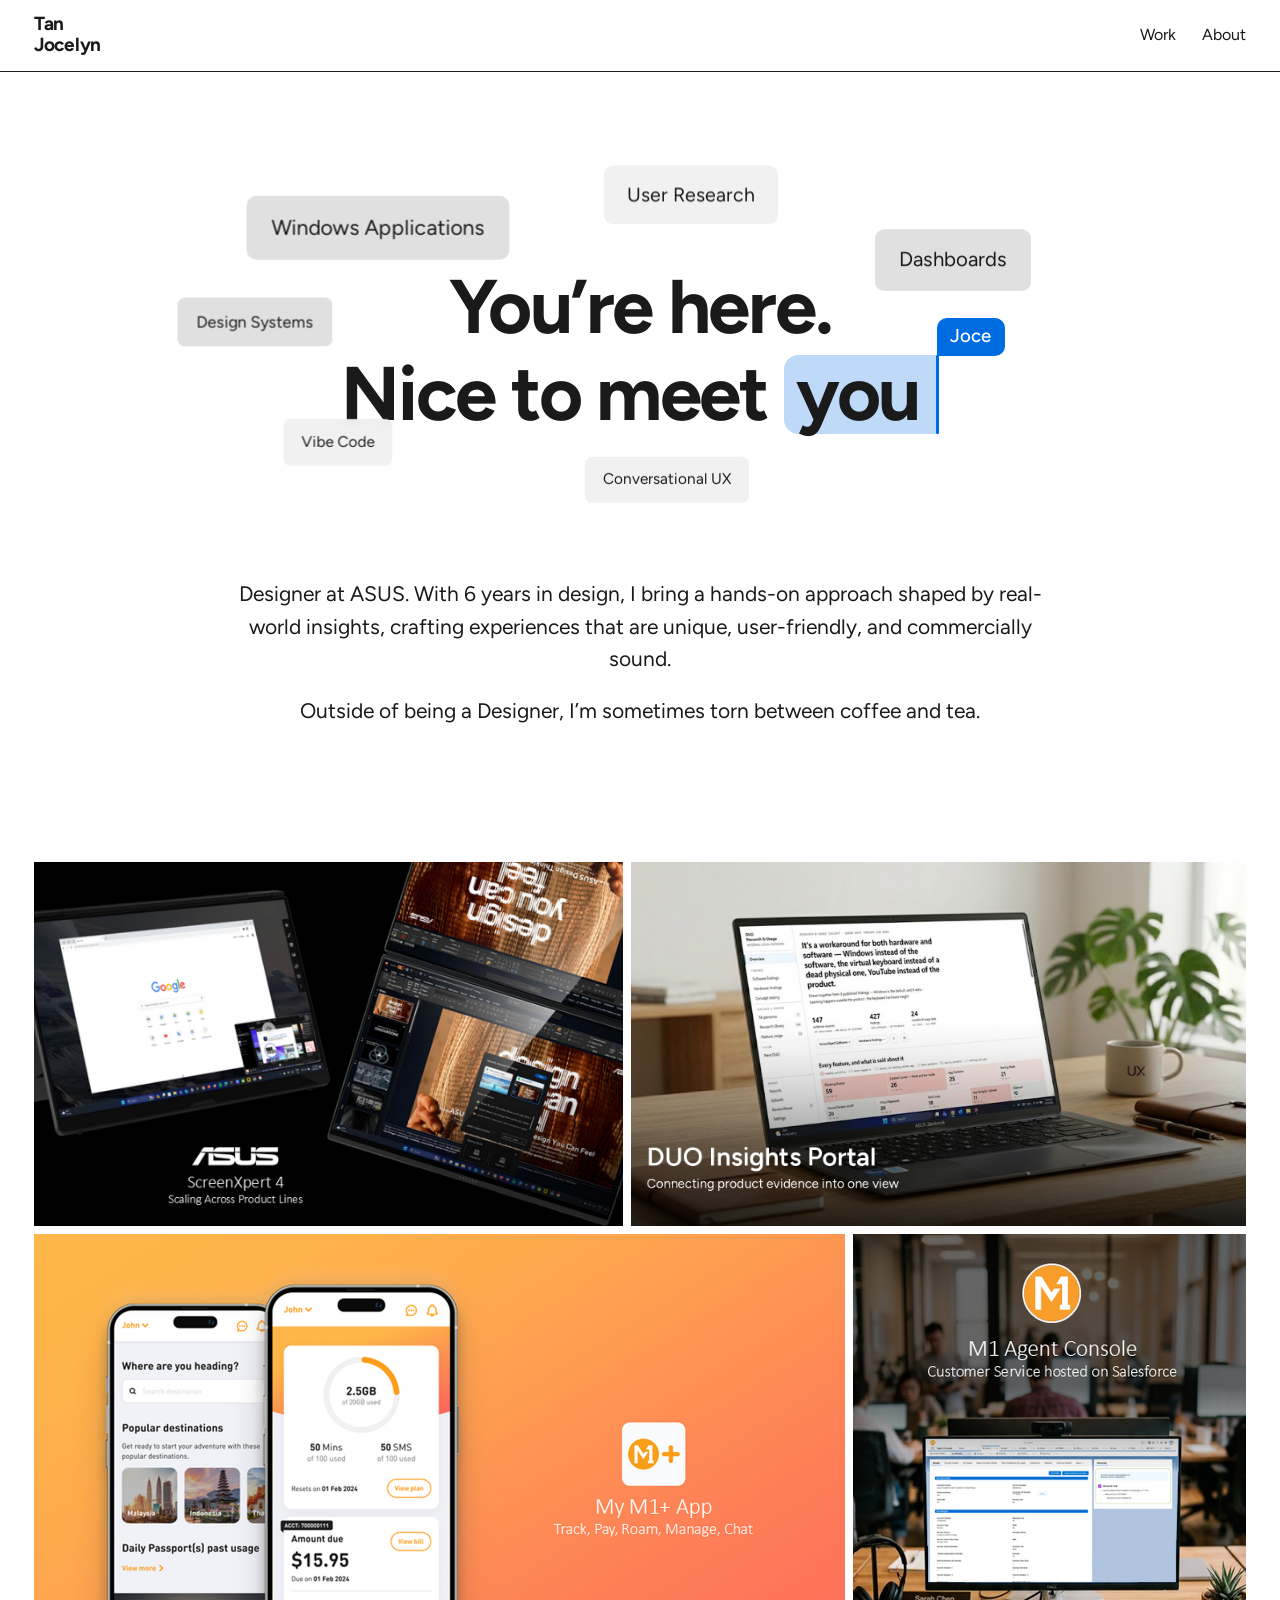
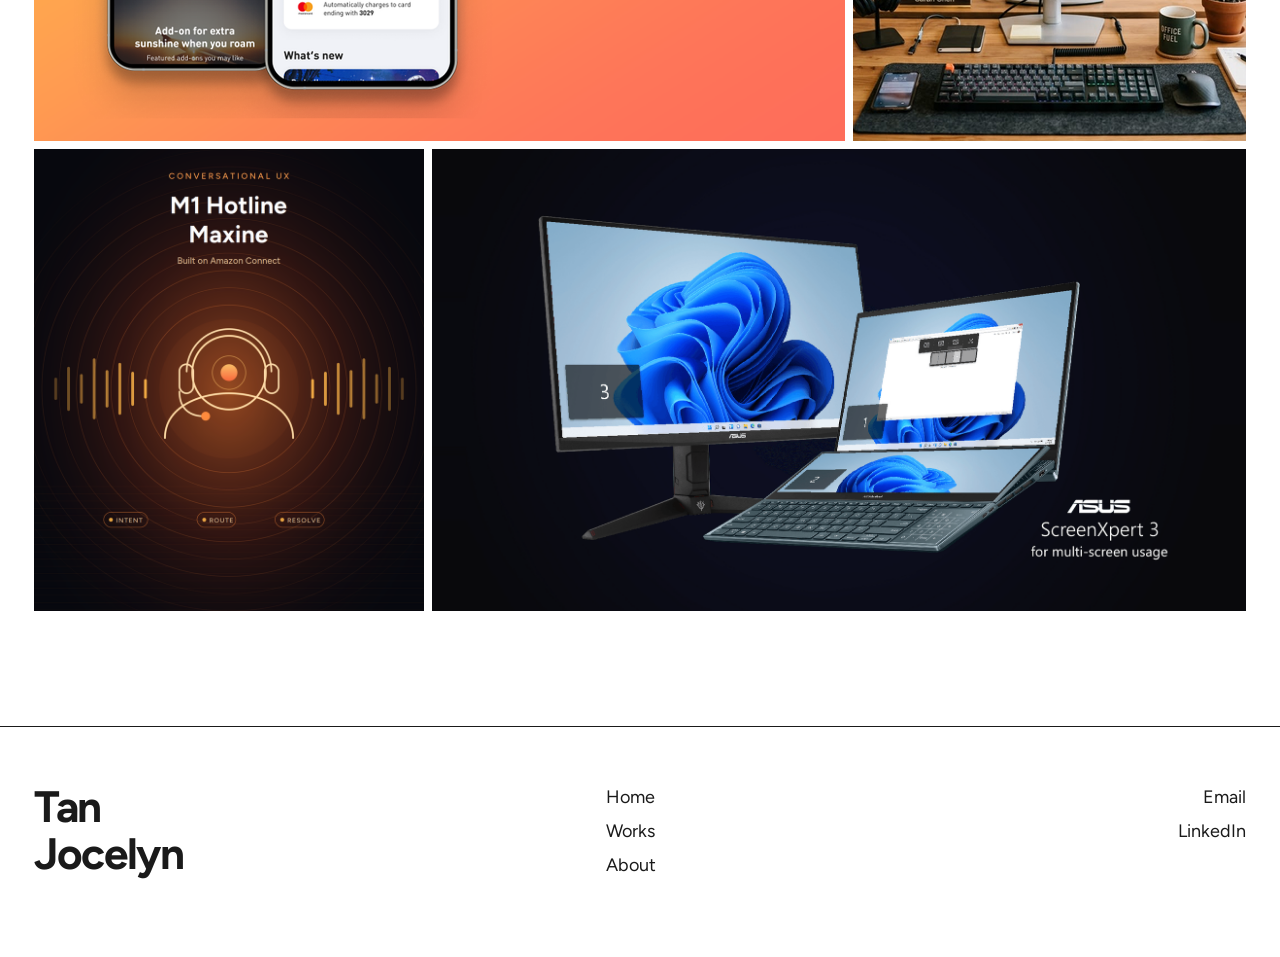
<file: index.html>
<!DOCTYPE html>
<html lang="en" class="no-js">
<head>
<meta charset="utf-8">
<meta name="viewport" content="width=device-width, initial-scale=1">
<title>Tan Jocelyn — Product & UX Designer</title>
<meta name="description" content="Portfolio of Tan Jocelyn, a designer with over five years weaving form and experience across mobile, enterprise and multi-screen products.">

<meta property="og:title" content="Tan Jocelyn — Product &amp; UX Designer">
<meta property="og:description" content="Weaving form and experience. Selected work across mobile, enterprise and multi-screen products.">
<meta property="og:type" content="website">
<meta property="og:image" content="assets/work/my-m1-plus.png">

<link rel="preconnect" href="https://fonts.googleapis.com">
<link rel="preconnect" href="https://fonts.gstatic.com" crossorigin>
<link href="https://fonts.googleapis.com/css2?family=Figtree:wght@300;400;500;600;700;800&display=swap" rel="stylesheet">
<link rel="stylesheet" href="css/styles.css">
</head>
<body>

<a class="skip-link" href="#main">Skip to content</a>

<header class="site-header">
  <div class="container">
    <a class="wordmark" href="index.html">Tan<br>Jocelyn</a>
    <nav class="site-nav" aria-label="Main">
      <a href="#work">Work</a>
      <a href="about.html">About</a>
    </nav>
  </div>
</header>

<main id="main">

  <section class="hero">
    <div class="container">
      <div class="hero-stage">
        <h1 class="hero-title">You&rsquo;re here.<br>Nice to meet <span class="mark">you</span></h1>

        <!-- Skills markers. Every marker carries data-pin, so each keeps the
             exact --x/--y below (set with the drag editor). Remove data-pin from
             a marker and js/main.js will place it randomly on each load instead,
             around whichever markers are still pinned. --ax/--ay say where a
             card anchors once expanded, so it grows away from an edge. -->
        <div class="skills-field">

          <div class="chip" tabindex="0" data-pin data-fx="-35.1vw" data-fy="0.0vh" style="--tone: rgba(198, 198, 198, 0.55); --scale: 0.95; --x: 18.2%; --y: 43.3%; --ax: -28%; --ay: -45%;">
            <span class="chip-label">Design Systems</span>
            <span class="chip-body"><span class="chip-body-inner">
              <span class="chip-text">Building the foundations other people design on &mdash; component libraries, variants and patterns that hold up as a product grows across brands and screen sizes.</span>
              <span class="chip-links">
                <a href="work/my-m1-plus-mobile-app/index.html">My M1+ Mobile App &rarr;</a>
                <a href="work/screenxpert-4/index.html">ScreenXpert 4 &rarr;</a>
              </span>
            </span></span>
          </div>

          <div class="chip" tabindex="0" data-pin data-fx="22.8vw" data-fy="-26.1vh" style="--tone: rgba(232, 232, 232, 0.62); --scale: 1.15; --x: 54.2%; --y: 13.7%; --ax: -53%; --ay: -25%;">
            <span class="chip-label">User Research</span>
            <span class="chip-body"><span class="chip-body-inner">
              <span class="chip-text">Planning interviews, running sessions with real users, and turning what they say into findings a team can actually act on.</span>
              <span class="chip-links">
                <a href="work/screenxpert-2-3/index.html">ScreenXpert 2 &amp; 3 &rarr;</a>
                <a href="work/duo-insights-portal/index.html">DUO Insights Portal &rarr;</a>
              </span>
            </span></span>
          </div>

          <div class="chip" tabindex="0" data-pin data-fx="-36.0vw" data-fy="-32.4vh" style="--tone: rgba(198, 198, 198, 0.55); --scale: 1.25; --x: 28.4%; --y: 21.3%; --ax: -35%; --ay: -30%;">
            <span class="chip-label">Windows Applications</span>
            <span class="chip-body"><span class="chip-body-inner">
              <span class="chip-text">Universal Windows Platform software shipped through the Microsoft Store &mdash; designing within platform conventions and hardware constraints, then breaking out of them where the product needs it.</span>
              <span class="chip-links">
                <a href="work/screenxpert-4/index.html">ScreenXpert 4 &rarr;</a>
                <a href="work/screenxpert-2-3/index.html">ScreenXpert 2 &amp; 3 &rarr;</a>
              </span>
            </span></span>
          </div>

          <div class="chip" tabindex="0" data-pin data-fx="-37.5vw" data-fy="34.8vh" style="--tone: rgba(232, 232, 232, 0.62); --scale: 0.90; --x: 25.1%; --y: 71.2%; --ax: -33%; --ay: -65%;">
            <span class="chip-label">Vibe Code</span>
            <span class="chip-body"><span class="chip-body-inner">
              <span class="chip-text">Building the thing myself when the gap is clear and nobody owns it yet &mdash; shipping a working internal tool rather than a deck proposing one.</span>
              <span class="chip-links">
                <a href="work/duo-insights-portal/index.html">DUO Insights Portal &rarr;</a>
              </span>
            </span></span>
          </div>

          <div class="chip" tabindex="0" data-pin data-fx="40.5vw" data-fy="22.2vh" style="--tone: rgba(198, 198, 198, 0.55); --scale: 1.20; --x: 75.8%; --y: 28.8%; --ax: -68%; --ay: -35%;">
            <span class="chip-label">Dashboards</span>
            <span class="chip-body"><span class="chip-body-inner">
              <span class="chip-text">Dense, information-heavy interfaces for people who use them all day &mdash; breaking out of platform templates to fit how the work is really done.</span>
              <span class="chip-links">
                <a href="work/m1-agent-console/index.html">M1 Agent Console &rarr;</a>
                <a href="work/duo-insights-portal/index.html">DUO Insights Portal &rarr;</a>
              </span>
            </span></span>
          </div>

          <div class="chip" tabindex="0" data-pin data-fx="48.5vw" data-fy="29.1vh" style="--tone: rgba(232, 232, 232, 0.62); --scale: 0.90; --x: 52.2%; --y: 79.9%; --ax: -52%; --ay: -71%;">
            <span class="chip-label">Conversational UX</span>
            <span class="chip-body"><span class="chip-body-inner">
              <span class="chip-text">Designing how a system talks &mdash; scripting open-ended hotline conversations that capture what a caller actually wants instead of pushing them through a menu.</span>
              <span class="chip-links">
                <a href="work/m1-hotline-maxine/index.html">M1 Hotline &ndash; Maxine &rarr;</a>
              </span>
            </span></span>
          </div>

        </div>
      </div>
    </div>
  </section>


  <section class="intro">
    <div class="container">
      <p>Designer at ASUS. With 6 years in design, I bring a hands-on approach shaped by real-world insights, crafting experiences that are unique, user-friendly, and commercially sound.</p>
      <p>Outside of being a Designer, I&rsquo;m sometimes torn between coffee and tea.</p>
    </div>
  </section>

  <section class="works" id="work">
    <div class="container">
      <div class="works-grid">

        <div class="tile-row">
          <a class="work-card" href="work/screenxpert-4/index.html" style="--ar: 1.6867;">
            <img src="assets/work/screenxpert-4.png" alt="ScreenXpert 4 — scaling multi-screen experiences across ASUS product lines">
          </a>
          <a class="work-card" href="work/duo-insights-portal/index.html" style="--ar: 1.7602;">
            <img src="assets/work/duo-insights-portal.png" alt="DUO Insights Portal — connecting product evidence into one view">
          </a>
        </div>

        <div class="tile-row">
          <a class="work-card" href="work/my-m1-plus-mobile-app/index.html" style="--ar: 1.6000;">
            <img src="assets/work/my-m1-plus.png" alt="My M1+ App — track, pay, roam, manage and chat">
          </a>
          <a class="work-card" href="work/m1-agent-console/index.html" style="--ar: 0.7747;">
            <img src="assets/work/m1-agent-console.png" alt="M1 Agent Console — customer service portal app">
          </a>
        </div>

        <div class="tile-row">
          <a class="work-card" href="work/m1-hotline-maxine/index.html" style="--ar: 0.8463;">
            <img src="assets/work/m1-hotline-maxine.png" alt="M1 Hotline, Maxine — conversational UX on Amazon Connect">
          </a>
          <a class="work-card" href="work/screenxpert-2-3/index.html" style="--ar: 1.7632;">
            <img src="assets/work/screenxpert-2-3.png" alt="ScreenXpert 3 — for multi-screen usage">
          </a>
        </div>

      </div>
    </div>
  </section>

</main>

<footer class="site-footer">
  <div class="container">
    <p class="footer-wordmark">Tan<br>Jocelyn</p>
    <nav class="footer-nav" aria-label="Footer">
      <a href="index.html">Home</a>
      <a href="#work">Works</a>
      <a href="about.html">About</a>
    </nav>
    <div class="footer-contact">
      <a href="mailto:byjocetan@gmail.com">Email</a>
      <a href="https://www.linkedin.com/in/jocelyn-tan" rel="noopener">LinkedIn</a>
    </div>
  </div>
</footer>

<button class="to-top" type="button" aria-label="Back to top">
  <svg width="17" height="17" viewBox="0 0 17 17" fill="none" aria-hidden="true">
    <path d="M8.5 14V3M8.5 3L3.5 8M8.5 3L13.5 8"
          stroke="currentColor" stroke-width="1.6"
          stroke-linecap="round" stroke-linejoin="round"/>
  </svg>
</button>

<script src="js/main.js"></script>
</body>
</html>
</file>
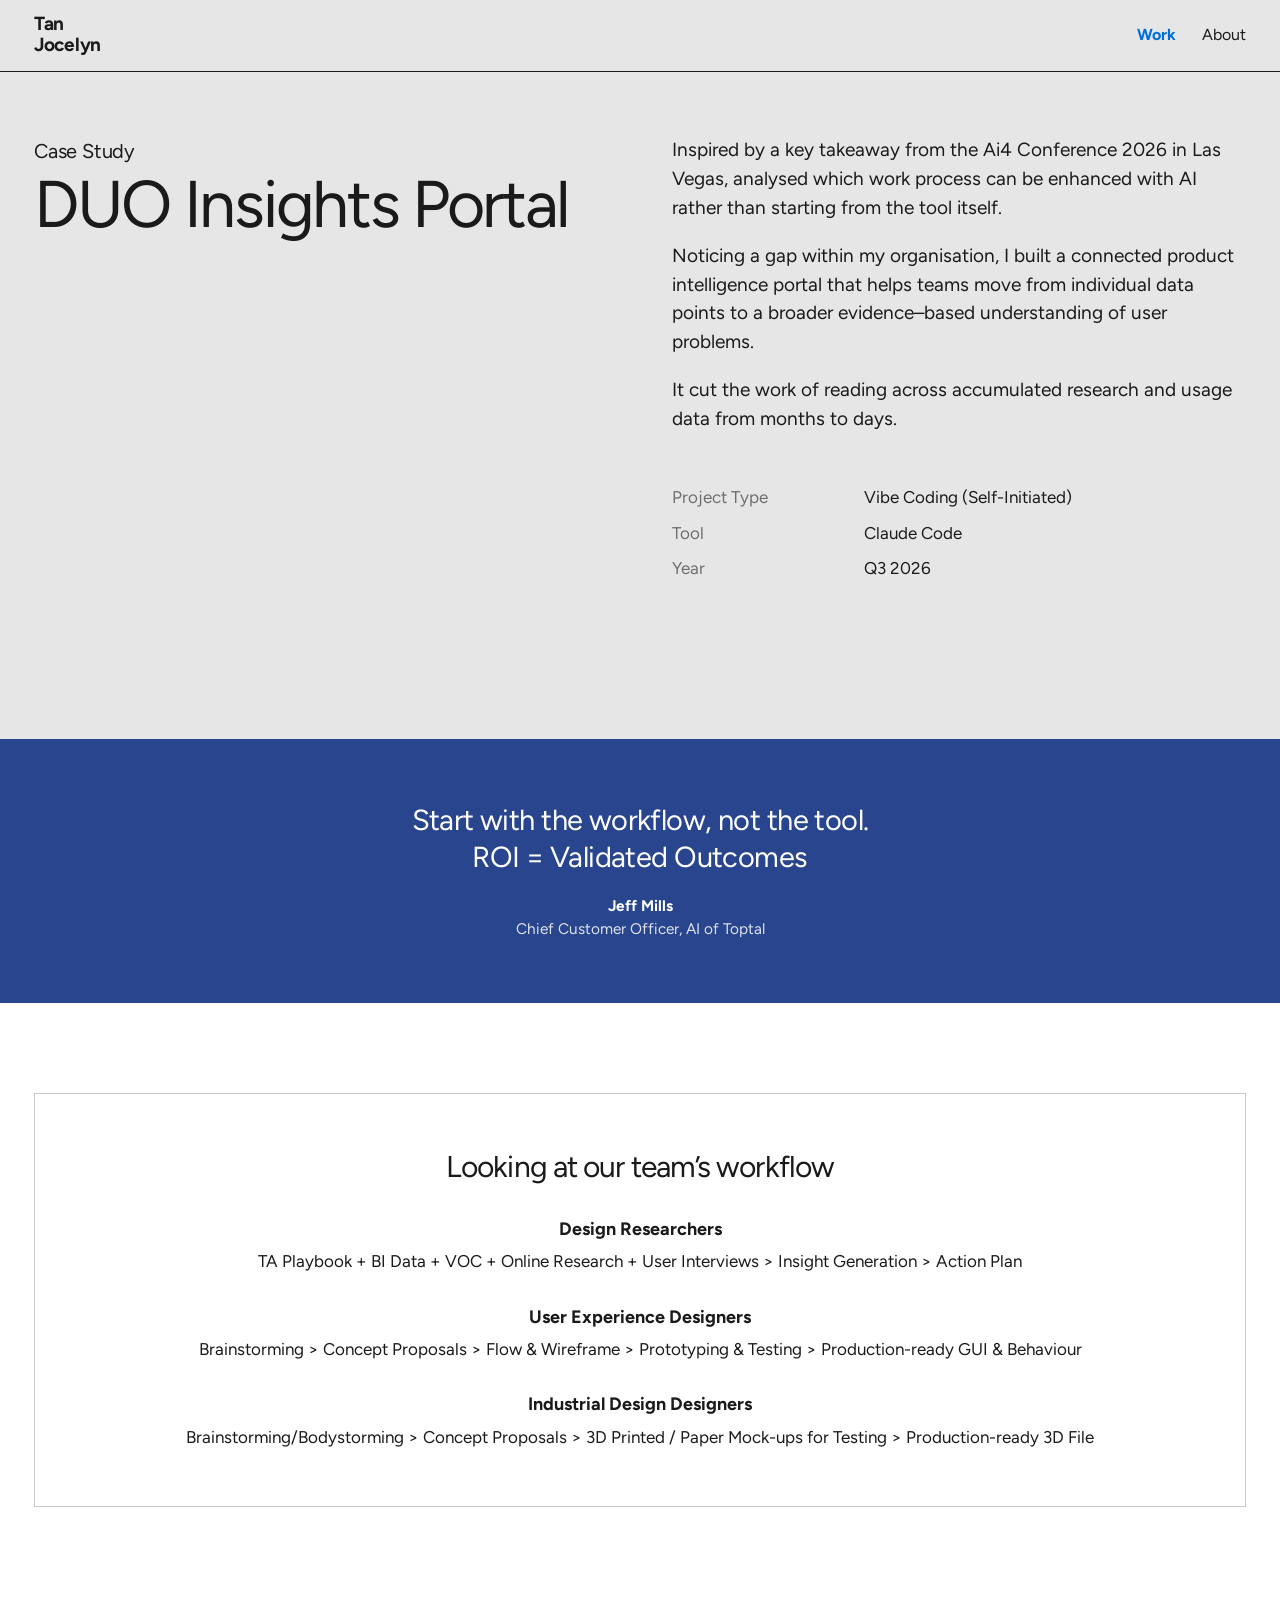
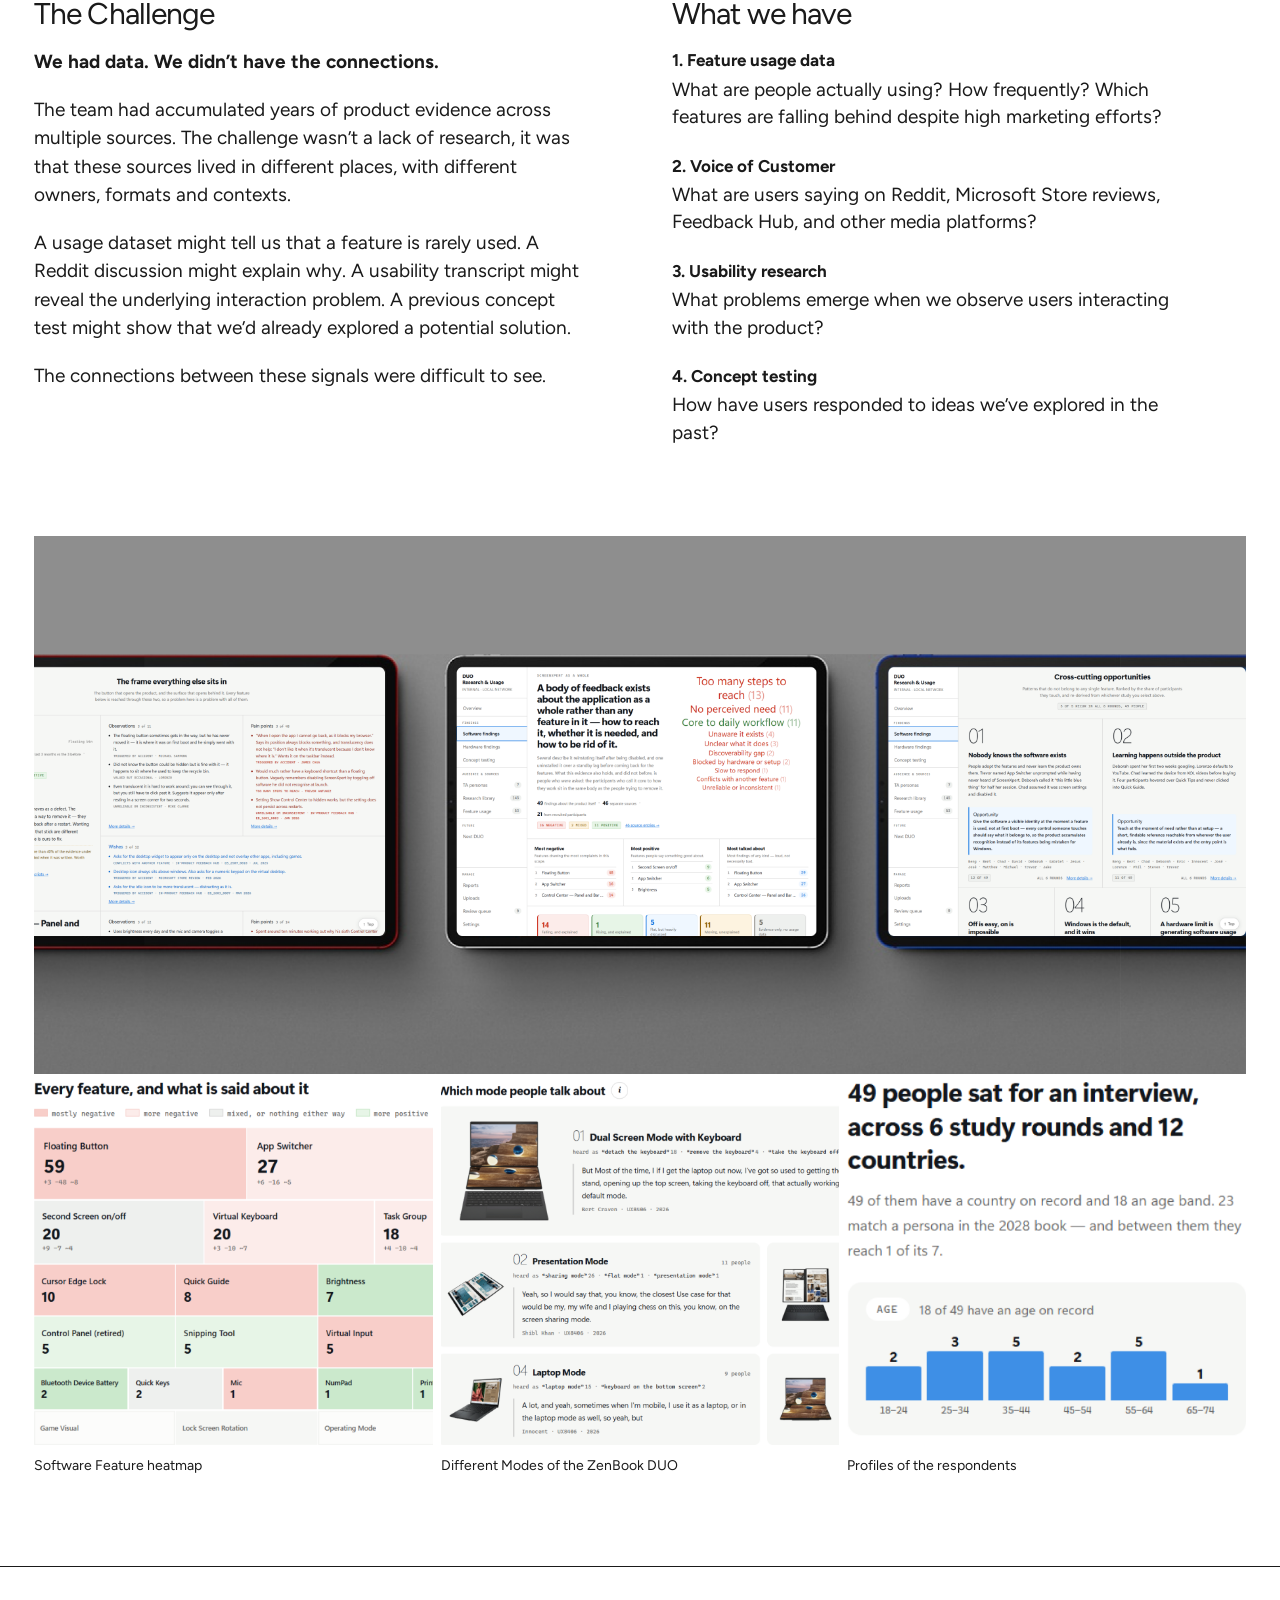
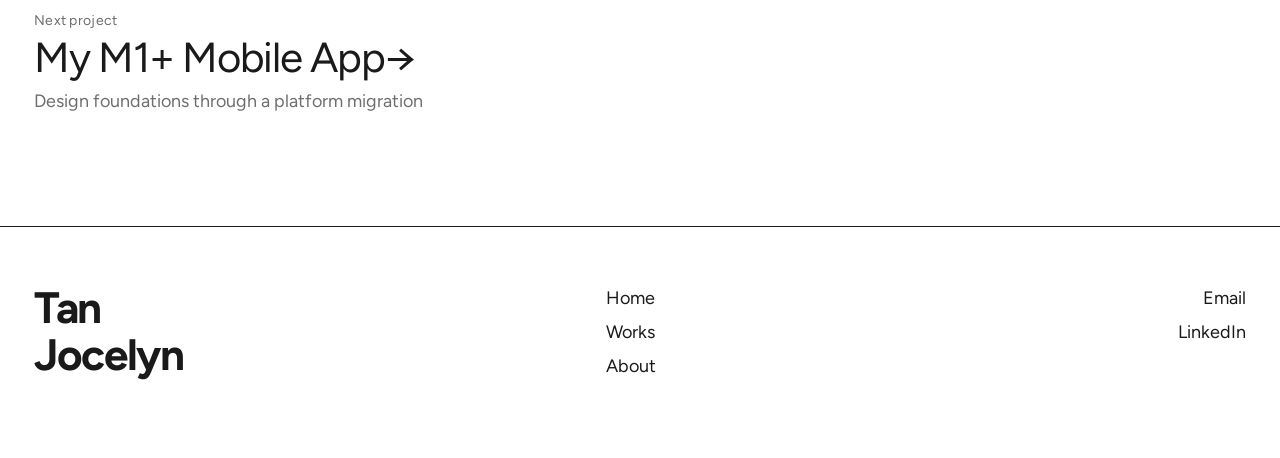
<file: work/duo-insights-portal/index.html>
<!DOCTYPE html>
<html lang="en" class="no-js">
<head>
<meta charset="utf-8">
<meta name="viewport" content="width=device-width, initial-scale=1">
<title>DUO Insights Portal — Tan Jocelyn</title>
<meta name="description" content="Case study: a self-initiated product intelligence portal connecting usage data, voice of customer, usability research and concept testing into one evidence base.">

<meta property="og:title" content="DUO Insights Portal — Tan Jocelyn">
<meta property="og:description" content="A connected product intelligence portal helping teams move from individual data points to evidence-based understanding of user problems.">
<meta property="og:type" content="article">
<meta property="og:image" content="../../assets/work/duo-insights-portal.png">

<link rel="preconnect" href="https://fonts.googleapis.com">
<link rel="preconnect" href="https://fonts.gstatic.com" crossorigin>
<link href="https://fonts.googleapis.com/css2?family=Figtree:wght@300;400;500;600;700;800&display=swap" rel="stylesheet">
<link rel="stylesheet" href="../../css/styles.css">
</head>
<body class="page-case">

<a class="skip-link" href="#main">Skip to content</a>

<header class="site-header">
  <div class="container">
    <a class="wordmark" href="../../index.html">Tan<br>Jocelyn</a>
    <nav class="site-nav" aria-label="Main">
      <a href="../../index.html#work" aria-current="page">Work</a>
      <a href="../../about.html">About</a>
    </nav>
  </div>
</header>

<main id="main">

  <section class="case-hero">
    <div class="container">

      <div>
        <p class="case-label">Case Study</p>
        <h1 class="case-title">DUO Insights Portal</h1>
      </div>

      <div>
        <p class="case-summary">Inspired by a key takeaway from the Ai4 Conference 2026 in Las Vegas, analysed which work process can be enhanced with AI rather than starting from the tool itself.</p>
        <p class="case-summary">Noticing a gap within my organisation, I built a connected product intelligence portal that helps teams move from individual data points to a broader evidence&ndash;based understanding of user problems.</p>
        <p class="case-summary">It cut the work of reading across accumulated research and usage data from months to days.</p>

        <dl class="case-meta">
          <dt>Project Type</dt>
          <dd>Vibe Coding (Self-Initiated)</dd>

          <dt>Tool</dt>
          <dd>Claude Code</dd>

          <dt>Year</dt>
          <dd>Q3 2026</dd>
        </dl>
      </div>

    </div>
  </section>

  <section class="quote-band">
    <div class="container">
      <figure>
        <blockquote>Start with the workflow, not the tool.<br>ROI = Validated Outcomes</blockquote>
        <figcaption>
          <span class="attrib-name">Jeff Mills</span><br>
          <span class="attrib-role">Chief Customer Officer, AI of Toptal</span>
        </figcaption>
      </figure>
    </div>
  </section>

  <section class="case-body">
    <div class="container">

      <div class="panel">
        <h2>Looking at our team&rsquo;s workflow</h2>

        <h3>Design Researchers</h3>
        <p>TA Playbook + BI Data + VOC + Online Research + User Interviews &gt; Insight Generation &gt; Action Plan</p>

        <h3>User Experience Designers</h3>
        <p>Brainstorming &gt; Concept Proposals &gt; Flow &amp; Wireframe &gt; Prototyping &amp; Testing &gt; Production-ready GUI &amp; Behaviour</p>

        <h3>Industrial Design Designers</h3>
        <p>Brainstorming/Bodystorming &gt; Concept Proposals &gt; 3D Printed / Paper Mock-ups for Testing &gt; Production-ready 3D File</p>
      </div>

    </div>
  </section>

  <section class="case-body">
    <div class="container">

      <div class="case-cols">

        <div class="case-section">
          <h2>The Challenge</h2>
          <p><strong>We had data. We didn&rsquo;t have the connections.</strong></p>
          <p>The team had accumulated years of product evidence across multiple sources. The challenge wasn&rsquo;t a lack of research, it was that these sources lived in different places, with different owners, formats and contexts.</p>
          <p>A usage dataset might tell us that a feature is rarely used. A Reddit discussion might explain why. A usability transcript might reveal the underlying interaction problem. A previous concept test might show that we&rsquo;d already explored a potential solution.</p>
          <p>The connections between these signals were difficult to see.</p>
        </div>

        <div class="case-section">
          <h2>What we have</h2>
          <div class="lead-list">
            <div>
              <h3>1. Feature usage data</h3>
              <p>What are people actually using? How frequently? Which features are falling behind despite high marketing efforts?</p>
            </div>
            <div>
              <h3>2. Voice of Customer</h3>
              <p>What are users saying on Reddit, Microsoft Store reviews, Feedback Hub, and other media platforms?</p>
            </div>
            <div>
              <h3>3. Usability research</h3>
              <p>What problems emerge when we observe users interacting with the product?</p>
            </div>
            <div>
              <h3>4. Concept testing</h3>
              <p>How have users responded to ideas we&rsquo;ve explored in the past?</p>
            </div>
          </div>
        </div>

      </div>

    </div>
  </section>

  <section class="case-media">
    <div class="container reveal-group">

      <figure class="reveal" style="--ar: 2.8873;">
        <img src="../../assets/case-duo-insights/01-portal-on-devices.png" alt="The DUO Insights Portal open across three tablets, showing software findings, a feedback summary and cross-cutting opportunities">
      </figure>

      <div class="media-trio reveal" style="--fit-ar: 1.097;">
        <figure>
          <img src="../../assets/case-duo-insights/02-feature-heatmap.png" alt="Heatmap of software features shaded from mostly negative to more positive sentiment">
          <figcaption>Software Feature heatmap</figcaption>
        </figure>
        <figure>
          <img src="../../assets/case-duo-insights/03-zenbook-duo-modes.png" alt="Breakdown of which ZenBook DUO modes people talk about, with quotes for each mode">
          <figcaption>Different Modes of the ZenBook DUO</figcaption>
        </figure>
        <figure>
          <img src="../../assets/case-duo-insights/04-respondent-profiles.png" alt="Respondent profile summary covering 49 interviewees across 6 study rounds and 12 countries, with an age distribution chart">
          <figcaption>Profiles of the respondents</figcaption>
        </figure>
      </div>

    </div>
  </section>


  <section class="next-project">
    <div class="container">
      <a class="next-link" href="../my-m1-plus-mobile-app/index.html">
        <span class="next-label">Next project</span>
        <span class="next-title">My M1+ Mobile App</span>
        <span class="next-blurb">Design foundations through a platform migration</span>
      </a>
    </div>
  </section>

</main>

<footer class="site-footer">
  <div class="container">
    <p class="footer-wordmark">Tan<br>Jocelyn</p>
    <nav class="footer-nav" aria-label="Footer">
      <a href="../../index.html">Home</a>
      <a href="../../index.html#work">Works</a>
      <a href="../../about.html">About</a>
    </nav>
    <div class="footer-contact">
      <a href="mailto:byjocetan@gmail.com">Email</a>
      <a href="https://www.linkedin.com/in/jocelyn-tan" rel="noopener">LinkedIn</a>
    </div>
  </div>
</footer>

<button class="to-top" type="button" aria-label="Back to top">
  <svg width="17" height="17" viewBox="0 0 17 17" fill="none" aria-hidden="true">
    <path d="M8.5 14V3M8.5 3L3.5 8M8.5 3L13.5 8"
          stroke="currentColor" stroke-width="1.6"
          stroke-linecap="round" stroke-linejoin="round"/>
  </svg>
</button>

<script src="../../js/main.js"></script>
</body>
</html>
</file>
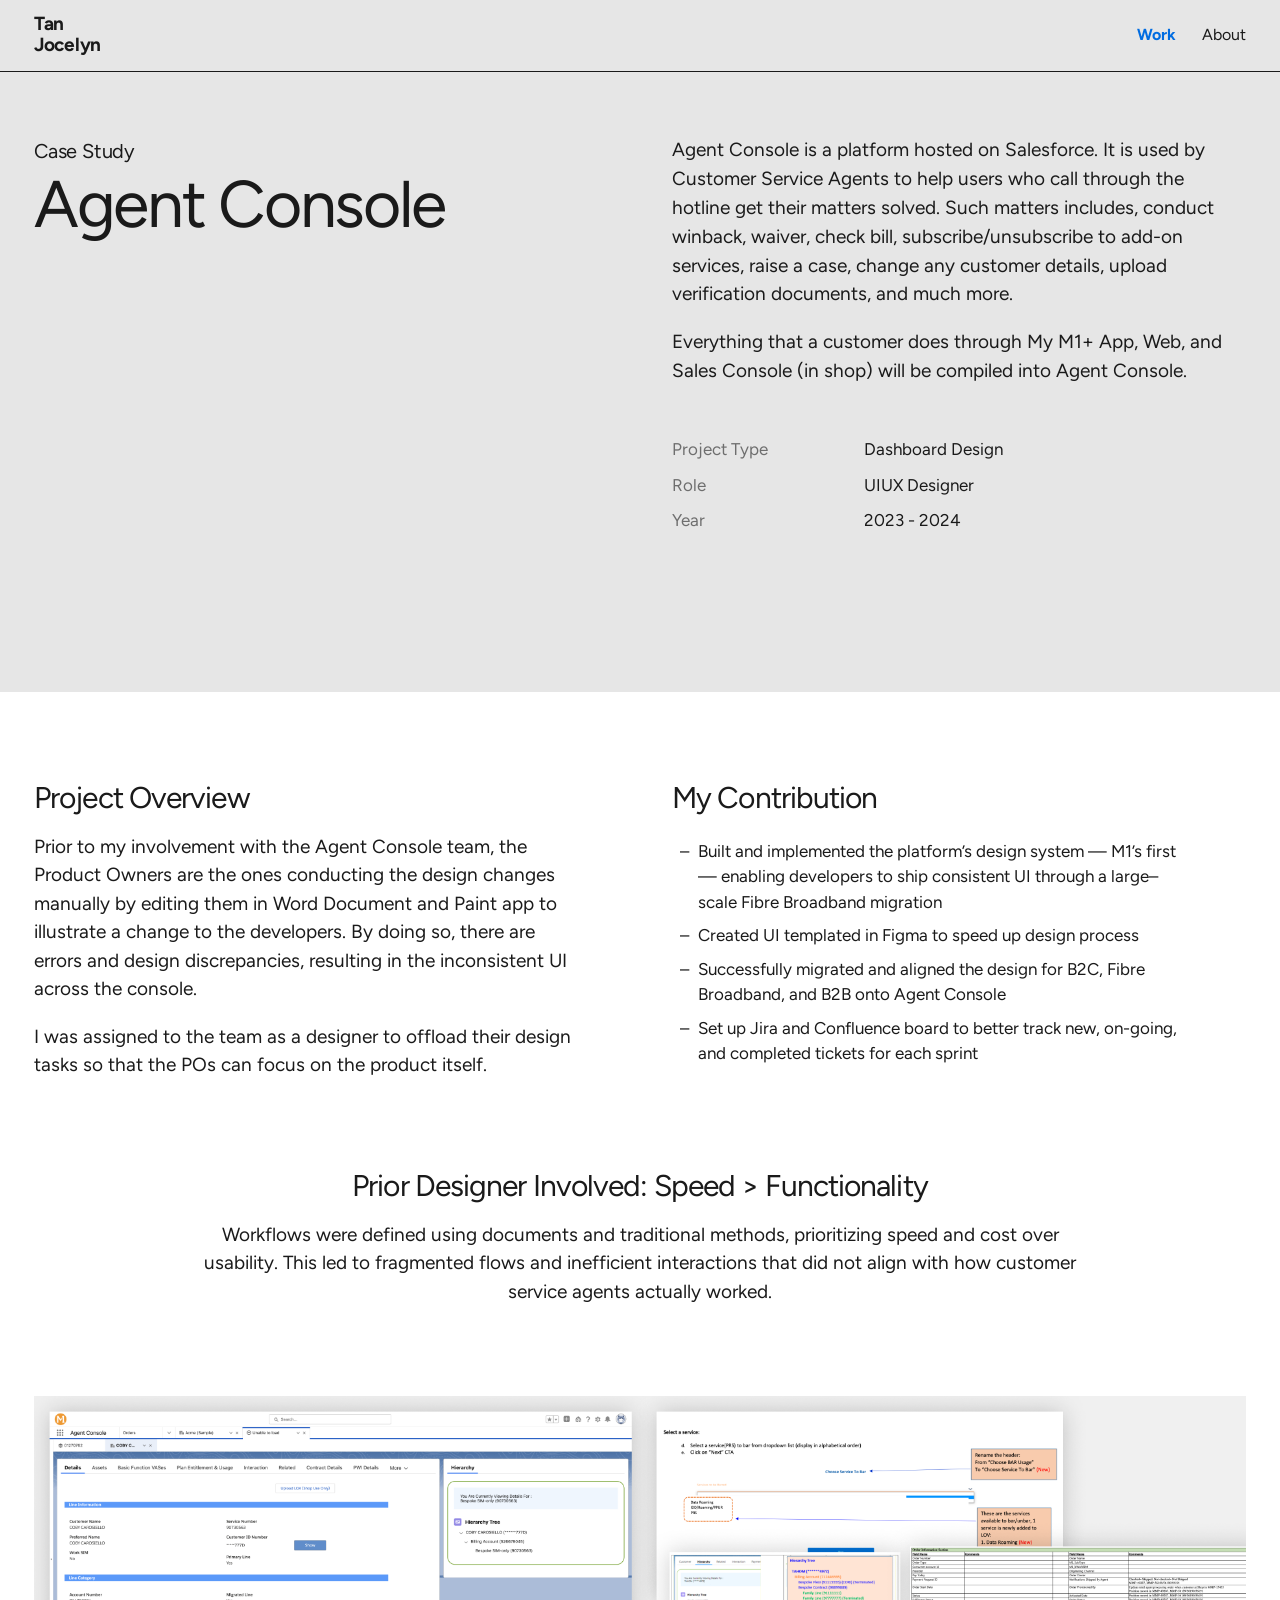
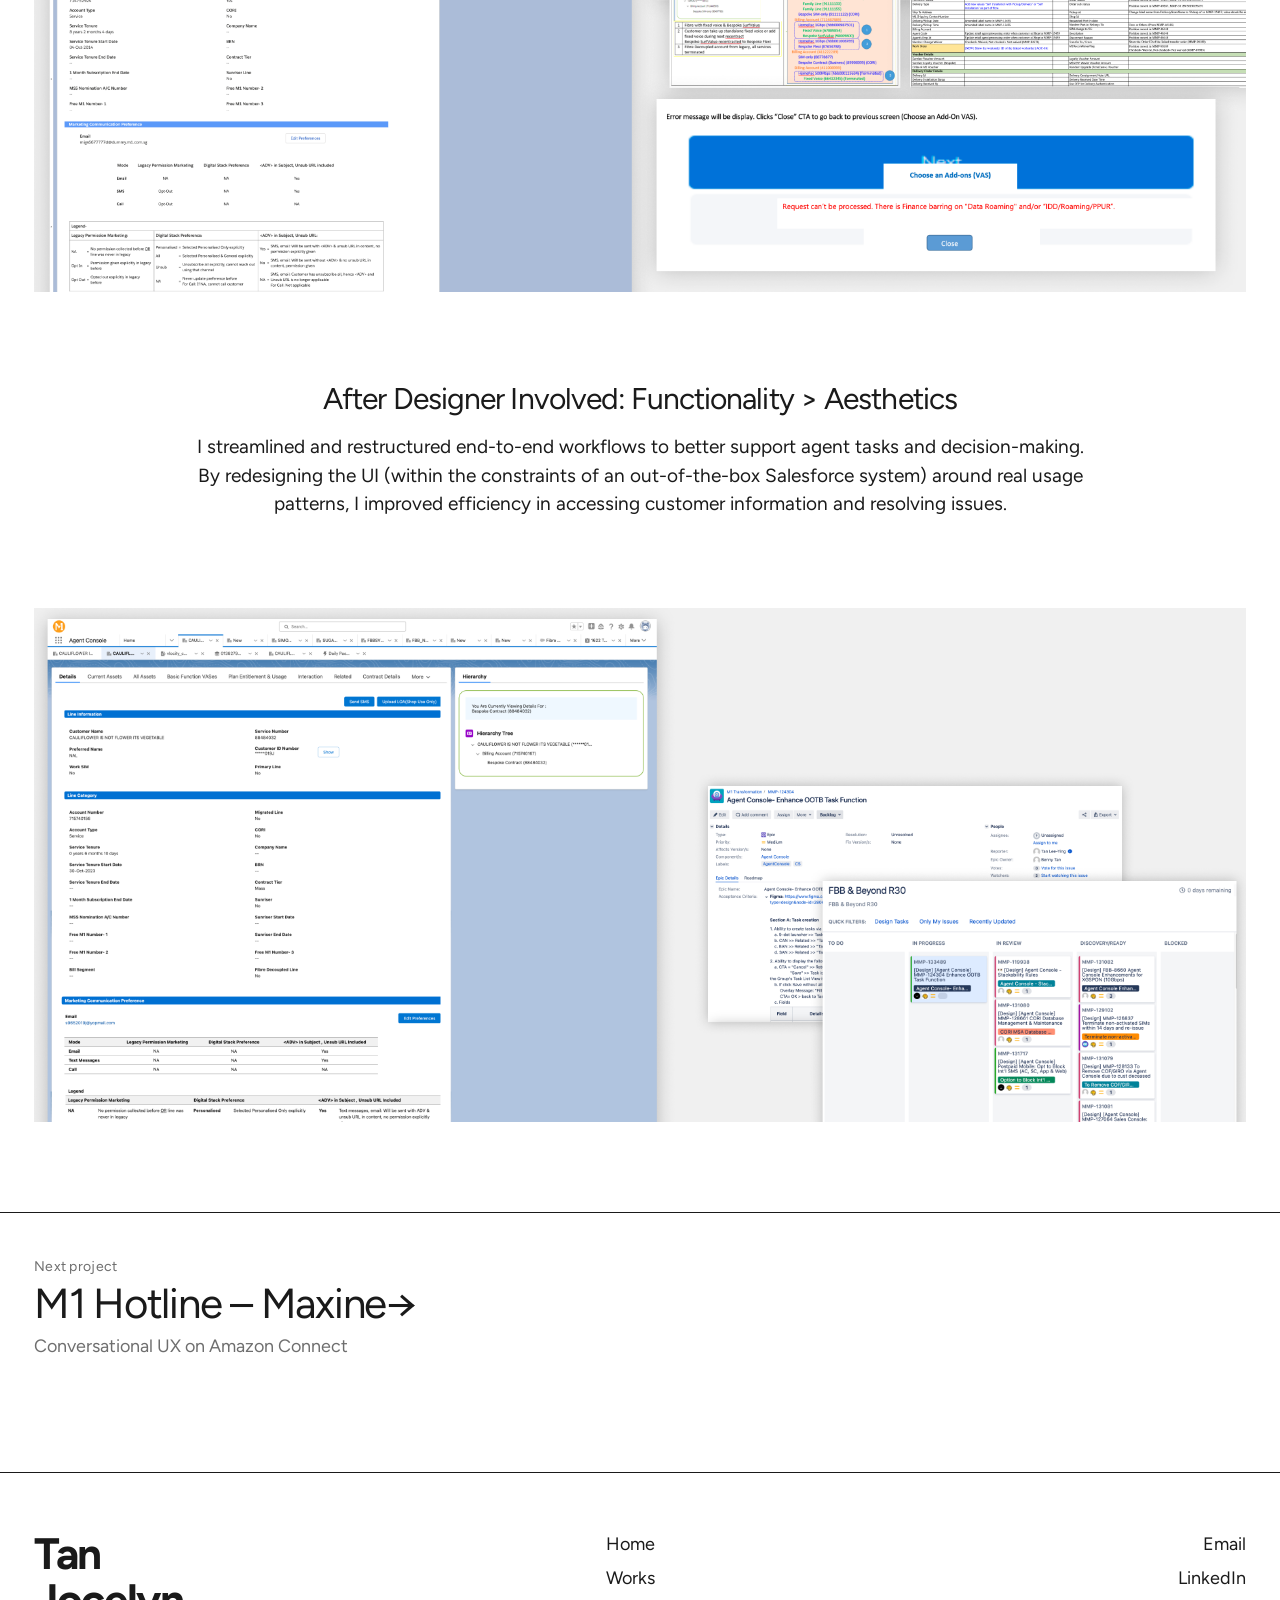
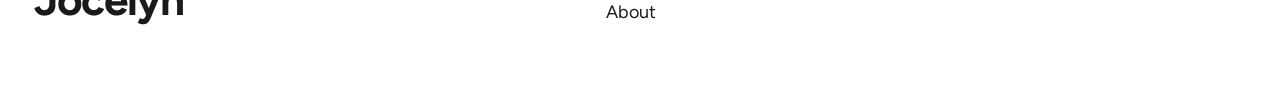
<file: work/m1-agent-console/index.html>
<!DOCTYPE html>
<html lang="en" class="no-js">
<head>
<meta charset="utf-8">
<meta name="viewport" content="width=device-width, initial-scale=1">
<title>Agent Console — Tan Jocelyn</title>
<meta name="description" content="Case study: dashboard design for Agent Console, the Salesforce-hosted platform M1 customer service agents use to resolve hotline enquiries.">

<meta property="og:title" content="Agent Console — Tan Jocelyn">
<meta property="og:description" content="Dashboard design for the Salesforce-hosted platform customer service agents use to resolve hotline enquiries.">
<meta property="og:type" content="article">
<meta property="og:image" content="../../assets/work/m1-agent-console.png">

<link rel="preconnect" href="https://fonts.googleapis.com">
<link rel="preconnect" href="https://fonts.gstatic.com" crossorigin>
<link href="https://fonts.googleapis.com/css2?family=Figtree:wght@300;400;500;600;700;800&display=swap" rel="stylesheet">
<link rel="stylesheet" href="../../css/styles.css">
</head>
<body class="page-case">

<a class="skip-link" href="#main">Skip to content</a>

<header class="site-header">
  <div class="container">
    <a class="wordmark" href="../../index.html">Tan<br>Jocelyn</a>
    <nav class="site-nav" aria-label="Main">
      <a href="../../index.html#work" aria-current="page">Work</a>
      <a href="../../about.html">About</a>
    </nav>
  </div>
</header>

<main id="main">

  <section class="case-hero">
    <div class="container">

      <div>
        <p class="case-label">Case Study</p>
        <h1 class="case-title">Agent Console</h1>
      </div>

      <div>
        <p class="case-summary">Agent Console is a platform hosted on Salesforce. It is used by Customer Service Agents to help users who call through the hotline get their matters solved. Such matters includes, conduct winback, waiver, check bill, subscribe/unsubscribe to add-on services, raise a case, change any customer details, upload verification documents, and much more.</p>
        <p class="case-summary">Everything that a customer does through My M1+ App, Web, and Sales Console (in shop) will be compiled into Agent Console.</p>

        <dl class="case-meta">
          <dt>Project Type</dt>
          <dd>Dashboard Design</dd>

          <dt>Role</dt>
          <dd>UIUX Designer</dd>

          <dt>Year</dt>
          <dd>2023 - 2024</dd>
        </dl>
      </div>

    </div>
  </section>

  <section class="case-body">
    <div class="container">

      <div class="case-cols">

        <div class="case-section">
          <h2>Project Overview</h2>
          <p>Prior to my involvement with the Agent Console team, the Product Owners are the ones conducting the design changes manually by editing them in Word Document and Paint app to illustrate a change to the developers. By doing so, there are errors and design discrepancies, resulting in the inconsistent UI across the console.</p>
          <p>I was assigned to the team as a designer to offload their design tasks so that the POs can focus on the product itself.</p>
        </div>

        <div class="case-section">
          <h2>My Contribution</h2>
          <ul class="bullets dashes">
            <li>Built and implemented the platform&rsquo;s design system &mdash; M1&rsquo;s first &mdash; enabling developers to ship consistent UI through a large&ndash;scale Fibre Broadband migration</li>
            <li>Created UI templated in Figma to speed up design process</li>
            <li>Successfully migrated and aligned the design for B2C, Fibre Broadband, and B2B onto Agent Console</li>
            <li>Set up Jira and Confluence board to better track new, on-going, and completed tickets for each sprint</li>
          </ul>
        </div>

      </div>
    </div>
  </section>

  <section class="case-callout">
    <div class="container">
      <h2>Prior Designer Involved: Speed &gt; Functionality</h2>
      <p>Workflows were defined using documents and traditional methods, prioritizing speed and cost over usability. This led to fragmented flows and inefficient interactions that did not align with how customer service agents actually worked.</p>
    </div>
  </section>

  <section class="case-media">
    <div class="container reveal-group">
      <figure class="reveal" style="--ar: 2.4431;">
        <img src="../../assets/case-agent-console/03-before-manual-specs.png" alt="The console beside the documents it was specified in: annotated screenshots, a Word change request and a spreadsheet of field definitions">
      </figure>
    </div>
  </section>

  <section class="case-callout">
    <div class="container">
      <h2>After Designer Involved: Functionality &gt; Aesthetics</h2>
      <p>I streamlined and restructured end-to-end workflows to better support agent tasks and decision-making. By redesigning the UI (within the constraints of an out-of-the-box Salesforce system) around real usage patterns, I improved efficiency in accessing customer information and resolving issues.</p>
    </div>
  </section>

  <section class="case-media">
    <div class="container reveal-group">
      <figure class="reveal" style="--ar: 2.3593;">
        <img src="../../assets/case-agent-console/04-after-design-system.png" alt="The redesigned console beside the working set-up behind it: a Jira epic for an Agent Console enhancement and a sprint board tracking tickets through to review">
      </figure>
    </div>
  </section>


  <section class="next-project">
    <div class="container">
      <a class="next-link" href="../m1-hotline-maxine/index.html">
        <span class="next-label">Next project</span>
        <span class="next-title">M1 Hotline – Maxine</span>
        <span class="next-blurb">Conversational UX on Amazon Connect</span>
      </a>
    </div>
  </section>

</main>

<footer class="site-footer">
  <div class="container">
    <p class="footer-wordmark">Tan<br>Jocelyn</p>
    <nav class="footer-nav" aria-label="Footer">
      <a href="../../index.html">Home</a>
      <a href="../../index.html#work">Works</a>
      <a href="../../about.html">About</a>
    </nav>
    <div class="footer-contact">
      <a href="mailto:byjocetan@gmail.com">Email</a>
      <a href="https://www.linkedin.com/in/jocelyn-tan" rel="noopener">LinkedIn</a>
    </div>
  </div>
</footer>

<button class="to-top" type="button" aria-label="Back to top">
  <svg width="17" height="17" viewBox="0 0 17 17" fill="none" aria-hidden="true">
    <path d="M8.5 14V3M8.5 3L3.5 8M8.5 3L13.5 8"
          stroke="currentColor" stroke-width="1.6"
          stroke-linecap="round" stroke-linejoin="round"/>
  </svg>
</button>

<script src="../../js/main.js"></script>
</body>
</html>
</file>
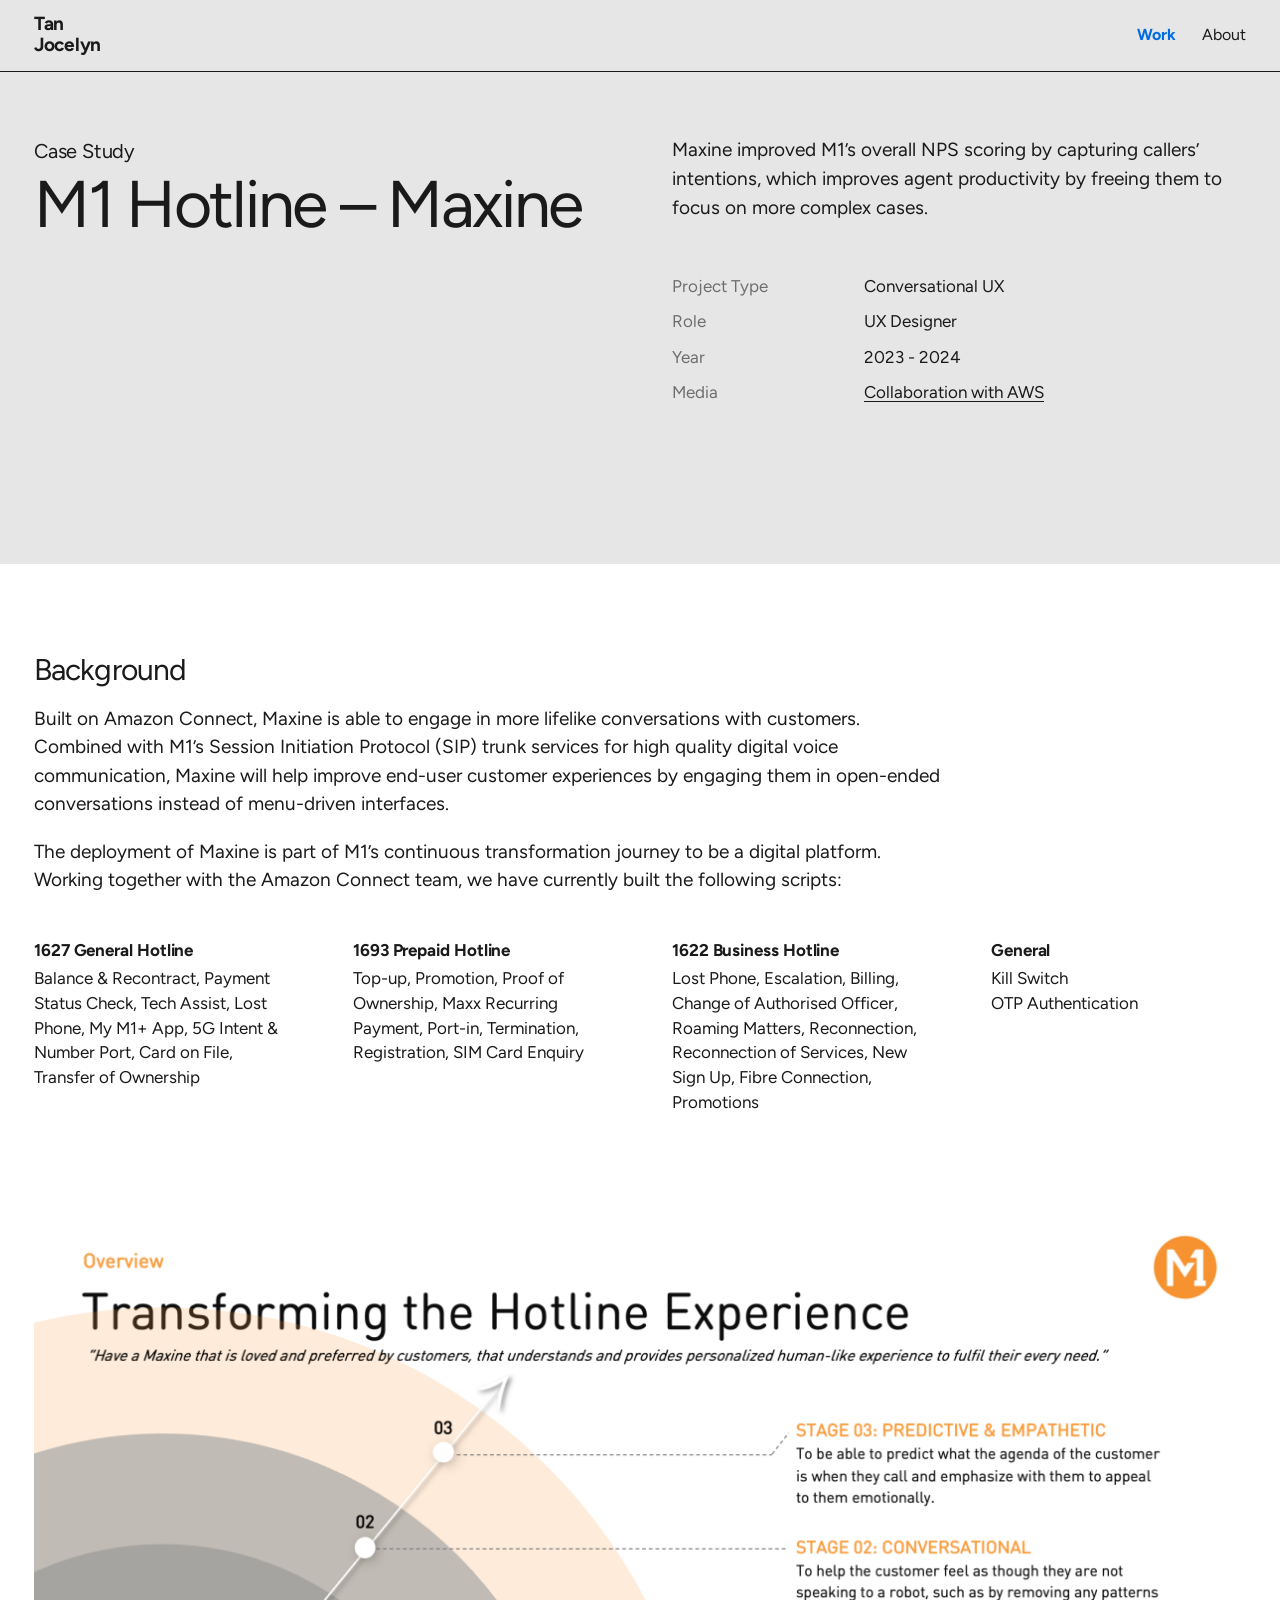
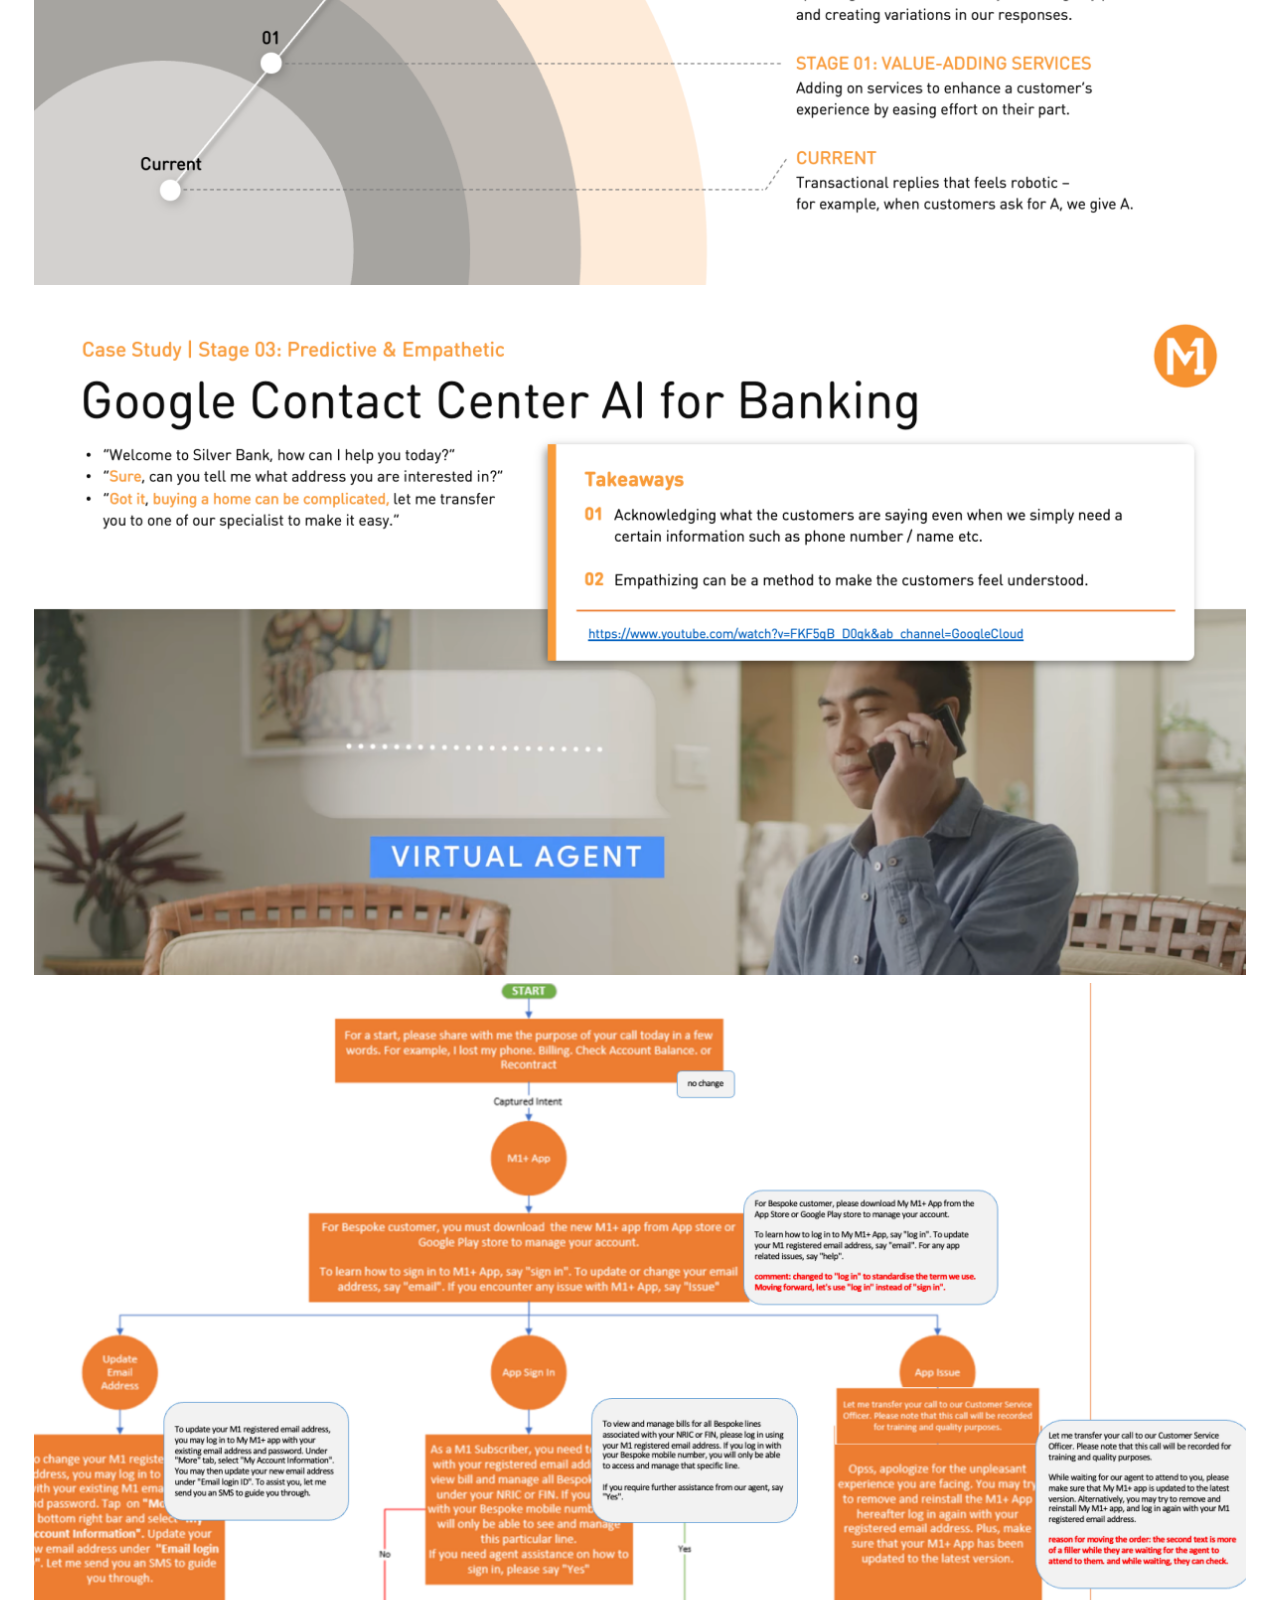
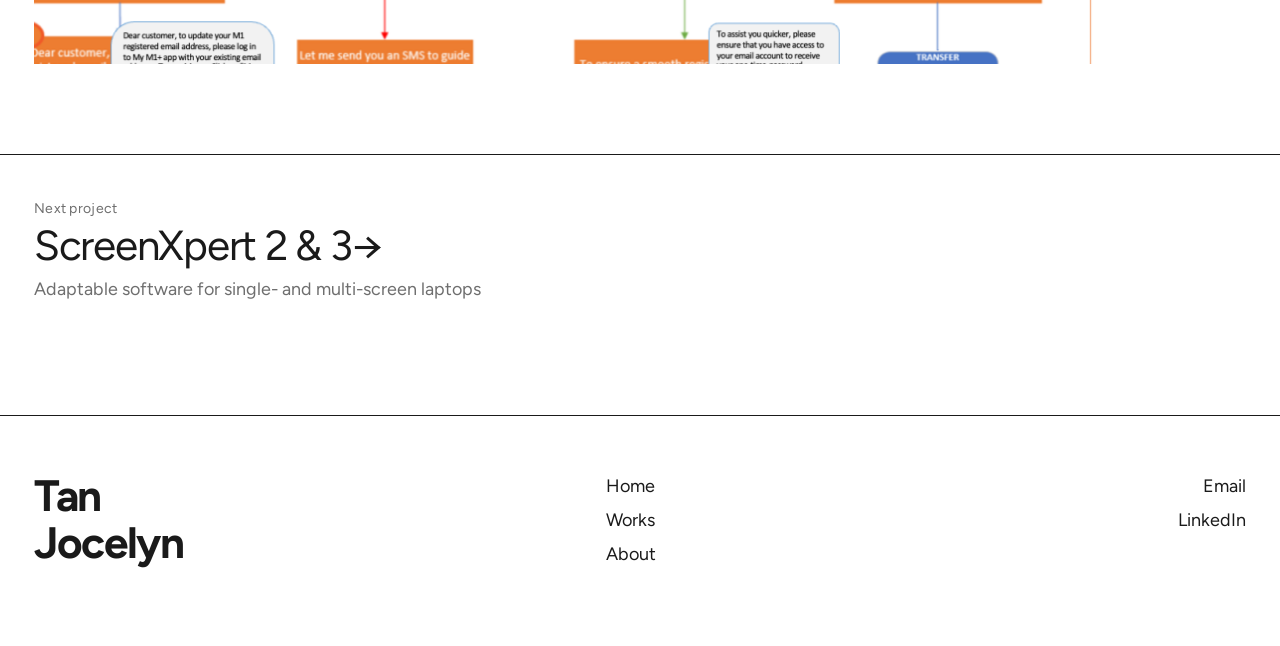
<file: work/m1-hotline-maxine/index.html>
<!DOCTYPE html>
<html lang="en" class="no-js">
<head>
<meta charset="utf-8">
<meta name="viewport" content="width=device-width, initial-scale=1">
<title>M1 Hotline – Maxine — Tan Jocelyn</title>
<meta name="description" content="Case study: conversational UX for Maxine, M1's Amazon Connect hotline agent, moving callers from menu-driven interfaces to open-ended conversation.">

<meta property="og:title" content="M1 Hotline – Maxine — Tan Jocelyn">
<meta property="og:description" content="Conversational UX for an Amazon Connect hotline agent, built to capture caller intent and free agents for complex cases.">
<meta property="og:type" content="article">
<meta property="og:image" content="../../assets/work/m1-hotline-maxine.png">

<link rel="preconnect" href="https://fonts.googleapis.com">
<link rel="preconnect" href="https://fonts.gstatic.com" crossorigin>
<link href="https://fonts.googleapis.com/css2?family=Figtree:wght@300;400;500;600;700;800&display=swap" rel="stylesheet">
<link rel="stylesheet" href="../../css/styles.css">
</head>
<body class="page-case">

<a class="skip-link" href="#main">Skip to content</a>

<header class="site-header">
  <div class="container">
    <a class="wordmark" href="../../index.html">Tan<br>Jocelyn</a>
    <nav class="site-nav" aria-label="Main">
      <a href="../../index.html#work" aria-current="page">Work</a>
      <a href="../../about.html">About</a>
    </nav>
  </div>
</header>

<main id="main">

  <section class="case-hero">
    <div class="container">

      <div>
        <p class="case-label">Case Study</p>
        <h1 class="case-title">M1 Hotline &ndash; Maxine</h1>
      </div>

      <div>
        <p class="case-summary">Maxine improved M1&rsquo;s overall NPS scoring by capturing callers&rsquo; intentions, which improves agent productivity by freeing them to focus on more complex cases.</p>

        <dl class="case-meta">
          <dt>Project Type</dt>
          <dd>Conversational UX</dd>

          <dt>Role</dt>
          <dd>UX Designer</dd>

          <dt>Year</dt>
          <dd>2023 - 2024</dd>

          <dt>Media</dt>
          <dd><a href="https://www.keppel.com/media/m1-collaborates-with-aws-to-enhance-customer-experience/" rel="noopener">Collaboration with AWS</a></dd>
        </dl>
      </div>

    </div>
  </section>

  <section class="case-body">
    <div class="container">

      <div class="case-section">
        <h2>Background</h2>
        <p>Built on Amazon Connect, Maxine is able to engage in more lifelike conversations with customers. Combined with M1&rsquo;s Session Initiation Protocol (SIP) trunk services for high quality digital voice communication, Maxine will help improve end-user customer experiences by engaging them in open-ended conversations instead of menu-driven interfaces.</p>
        <p>The deployment of Maxine is part of M1&rsquo;s continuous transformation journey to be a digital platform. Working together with the Amazon Connect team, we have currently built the following scripts:</p>
      </div>

      <div class="case-cols cols-4">

        <div class="col-group">
          <h3>1627 General Hotline</h3>
          <p>Balance &amp; Recontract, Payment Status Check, Tech Assist, Lost Phone, My M1+ App, 5G Intent &amp; Number Port, Card on File, Transfer of Ownership</p>
        </div>

        <div class="col-group">
          <h3>1693 Prepaid Hotline</h3>
          <p>Top-up, Promotion, Proof of Ownership, Maxx Recurring Payment, Port-in, Termination, Registration, SIM Card Enquiry</p>
        </div>

        <div class="col-group">
          <h3>1622 Business Hotline</h3>
          <p>Lost Phone, Escalation, Billing, Change of Authorised Officer, Roaming Matters, Reconnection, Reconnection of Services, New Sign Up, Fibre Connection, Promotions</p>
        </div>

        <div class="col-group">
          <h3>General</h3>
          <p>Kill Switch<br>OTP Authentication</p>
        </div>

      </div>

    </div>
  </section>

  <section class="case-media">
    <div class="container reveal-group">

      <figure class="reveal" style="--ar: 1.7784;">
        <img src="../../assets/case-m1-hotline/01-transforming-the-hotline-experience.png" alt="Strategy slide charting four stages from the current transactional replies through value-adding services and conversational responses to a predictive, empathetic agent">
      </figure>

      <figure class="reveal" style="--ar: 1.7784;">
        <img src="../../assets/case-m1-hotline/02-google-contact-center-ai.png" alt="Reference study of Google Contact Center AI for banking, with takeaways on acknowledging and empathizing with callers">
      </figure>

      <figure class="reveal" style="--ar: 1.7784;">
        <img src="../../assets/case-m1-hotline/03-conversation-flow.png" alt="Conversation flow diagram branching from captured caller intent through email updates, app sign-in and agent transfer paths">
      </figure>

    </div>
  </section>


  <section class="next-project">
    <div class="container">
      <a class="next-link" href="../screenxpert-2-3/index.html">
        <span class="next-label">Next project</span>
        <span class="next-title">ScreenXpert 2 & 3</span>
        <span class="next-blurb">Adaptable software for single- and multi-screen laptops</span>
      </a>
    </div>
  </section>

</main>

<footer class="site-footer">
  <div class="container">
    <p class="footer-wordmark">Tan<br>Jocelyn</p>
    <nav class="footer-nav" aria-label="Footer">
      <a href="../../index.html">Home</a>
      <a href="../../index.html#work">Works</a>
      <a href="../../about.html">About</a>
    </nav>
    <div class="footer-contact">
      <a href="mailto:byjocetan@gmail.com">Email</a>
      <a href="https://www.linkedin.com/in/jocelyn-tan" rel="noopener">LinkedIn</a>
    </div>
  </div>
</footer>

<button class="to-top" type="button" aria-label="Back to top">
  <svg width="17" height="17" viewBox="0 0 17 17" fill="none" aria-hidden="true">
    <path d="M8.5 14V3M8.5 3L3.5 8M8.5 3L13.5 8"
          stroke="currentColor" stroke-width="1.6"
          stroke-linecap="round" stroke-linejoin="round"/>
  </svg>
</button>

<script src="../../js/main.js"></script>
</body>
</html>
</file>
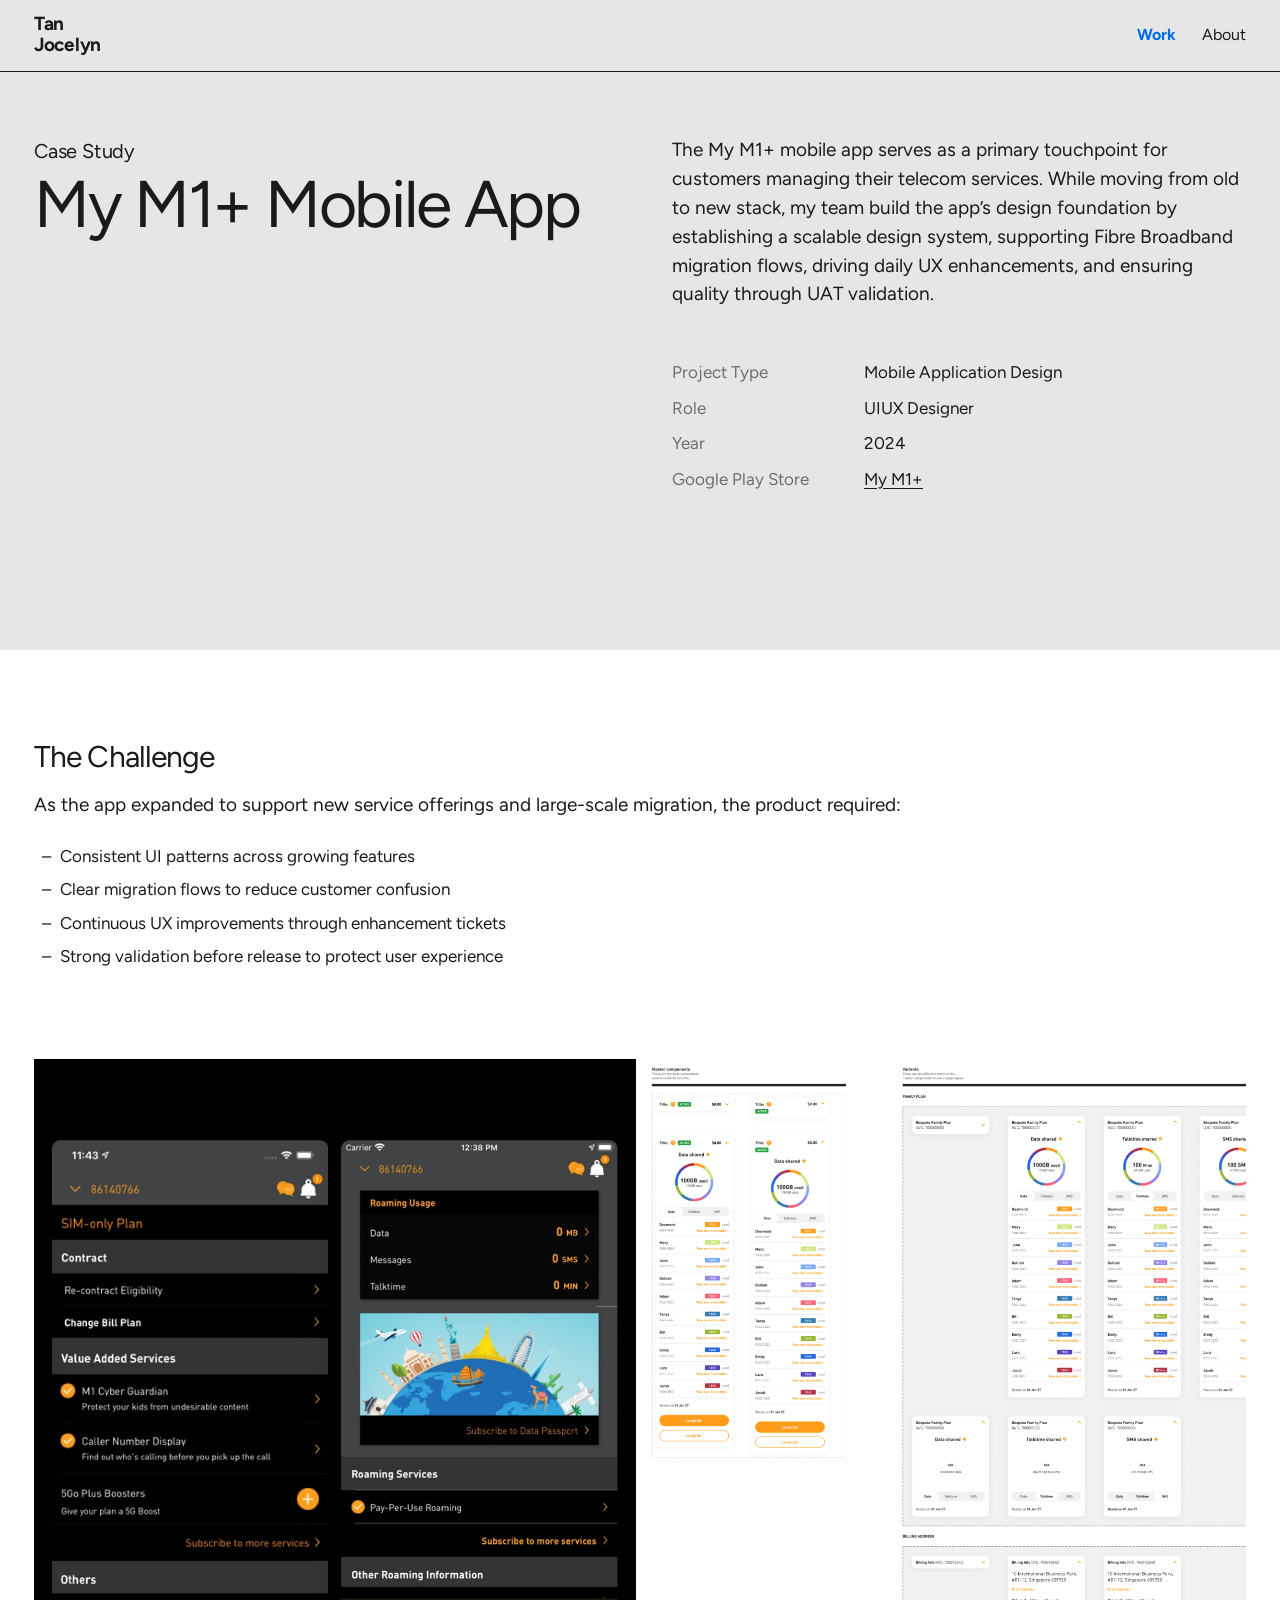
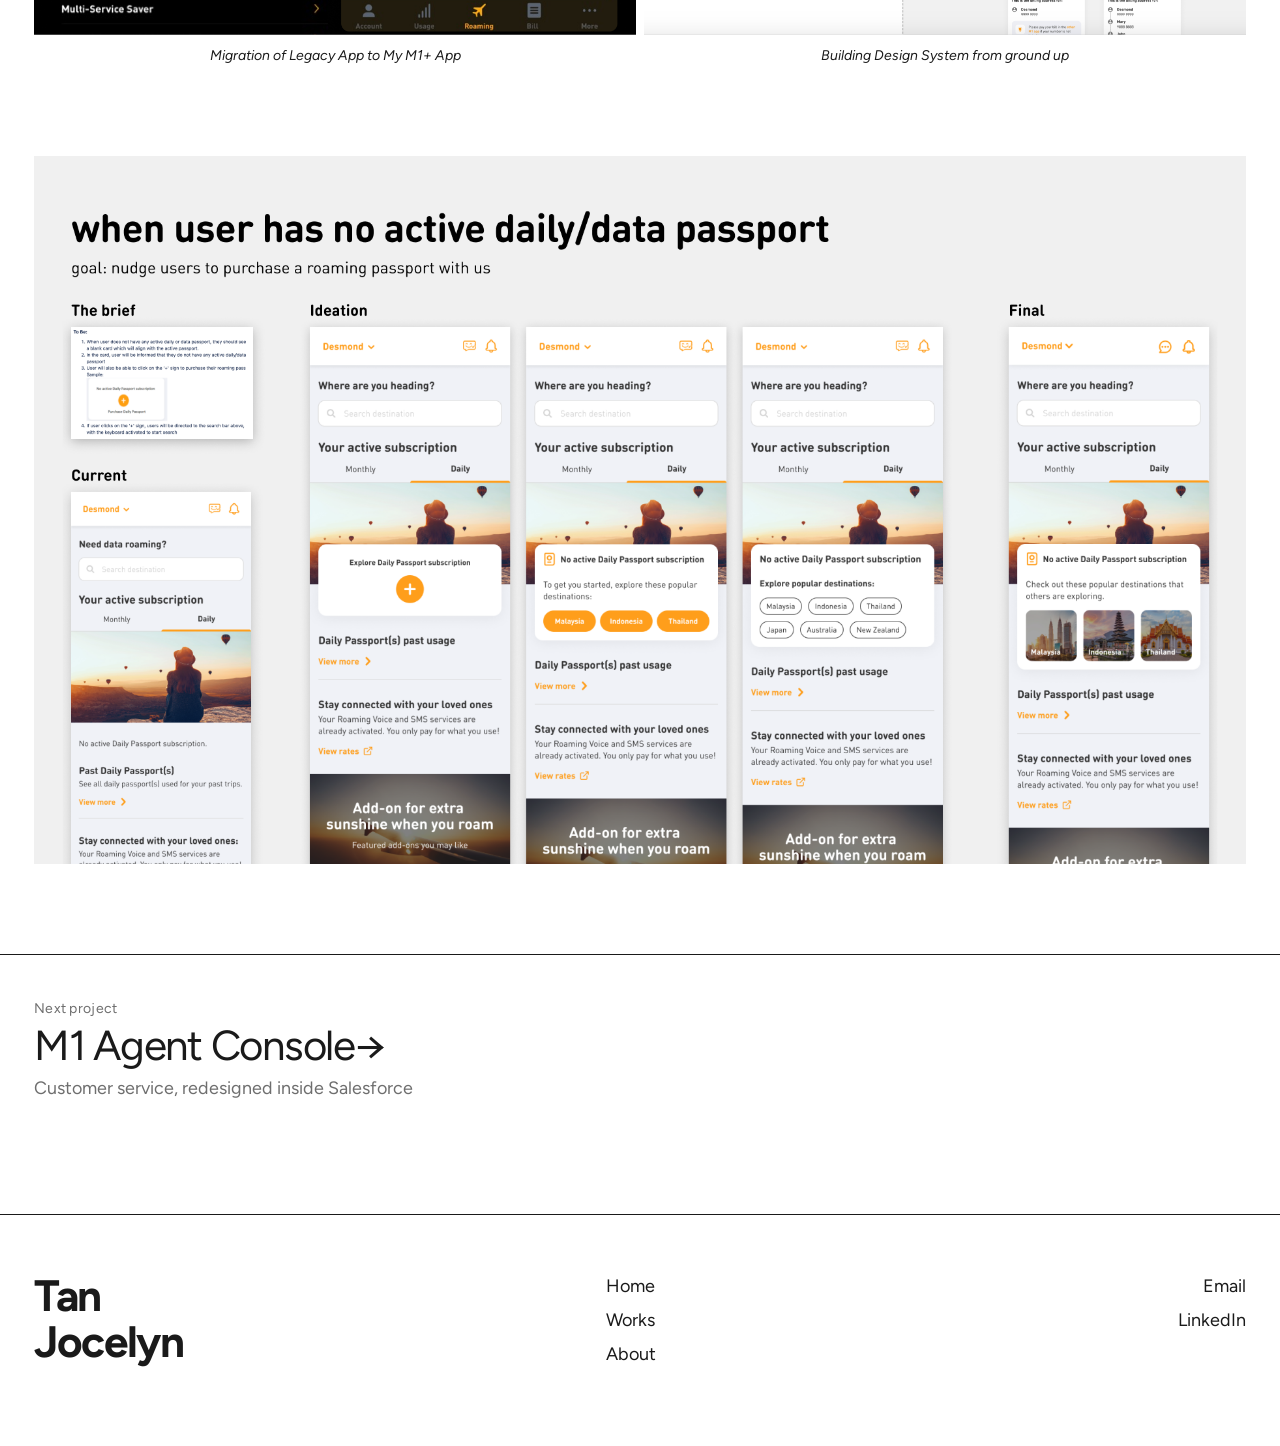
<file: work/my-m1-plus-mobile-app/index.html>
<!DOCTYPE html>
<html lang="en" class="no-js">
<head>
<meta charset="utf-8">
<meta name="viewport" content="width=device-width, initial-scale=1">
<title>My M1+ Mobile App — Tan Jocelyn</title>
<meta name="description" content="Case study: building the design foundation for the My M1+ telecom app, supporting Fibre Broadband migration and daily UX enhancements.">

<meta property="og:title" content="My M1+ Mobile App — Tan Jocelyn">
<meta property="og:description" content="Building a scalable design foundation for a telecom app through migration, enhancement and UAT validation.">
<meta property="og:type" content="article">
<meta property="og:image" content="../../assets/work/my-m1-plus.png">

<link rel="preconnect" href="https://fonts.googleapis.com">
<link rel="preconnect" href="https://fonts.gstatic.com" crossorigin>
<link href="https://fonts.googleapis.com/css2?family=Figtree:wght@300;400;500;600;700;800&display=swap" rel="stylesheet">
<link rel="stylesheet" href="../../css/styles.css">
</head>
<body class="page-case">

<a class="skip-link" href="#main">Skip to content</a>

<header class="site-header">
  <div class="container">
    <a class="wordmark" href="../../index.html">Tan<br>Jocelyn</a>
    <nav class="site-nav" aria-label="Main">
      <a href="../../index.html#work" aria-current="page">Work</a>
      <a href="../../about.html">About</a>
    </nav>
  </div>
</header>

<main id="main">

  <section class="case-hero">
    <div class="container">

      <div>
        <p class="case-label">Case Study</p>
        <h1 class="case-title">My M1+ Mobile App</h1>
      </div>

      <div>
        <p class="case-summary">The My M1+ mobile app serves as a primary touchpoint for customers managing their telecom services. While moving from old to new stack, my team build the app&rsquo;s design foundation by establishing a scalable design system, supporting Fibre Broadband migration flows, driving daily UX enhancements, and ensuring quality through UAT validation.</p>

        <dl class="case-meta">
          <dt>Project Type</dt>
          <dd>Mobile Application Design</dd>

          <dt>Role</dt>
          <dd>UIUX Designer</dd>

          <dt>Year</dt>
          <dd>2024</dd>

          <dt>Google Play Store</dt>
          <dd><a href="https://play.google.com/store/apps/details?id=sg.com.m1.sunshine&amp;hl=en_SG" rel="noopener">My M1+</a></dd>
        </dl>
      </div>

    </div>
  </section>

  <section class="case-body">
    <div class="container">

      <div class="case-section">
        <h2>The Challenge</h2>
        <p>As the app expanded to support new service offerings and large-scale migration, the product required:</p>
        <ul class="bullets dashes">
          <li>Consistent UI patterns across growing features</li>
          <li>Clear migration flows to reduce customer confusion</li>
          <li>Continuous UX improvements through enhancement tickets</li>
          <li>Strong validation before release to protect user experience</li>
        </ul>
      </div>

    </div>
  </section>

  <section class="case-media">
    <div class="container reveal-group">

      <div class="media-pair caps-center reveal" style="--fit-ar: 1.045;">
        <figure>
          <img src="../../assets/case-my-m1-plus/02-roaming-flows.png" alt="Legacy plan management and roaming screens beside their rebuilt counterparts in the new app" style="object-position: 50% 50%;">
          <figcaption>Migration of Legacy App to My M1+ App</figcaption>
        </figure>
        <figure>
          <img src="../../assets/case-my-m1-plus/03-design-system.png" alt="Master components and their variants in the design system library" style="object-position: 50% 50%;">
          <figcaption>Building Design System from ground up</figcaption>
        </figure>
      </div>

      <figure class="reveal after-caption">
        <img src="../../assets/case-my-m1-plus/04-daily-passport-exploration.png" alt="Design exploration for the no-active-passport state: the written brief and current screen on the left, three ideation options in the middle, and the chosen design on the right">
      </figure>

    </div>
  </section>


  <section class="next-project">
    <div class="container">
      <a class="next-link" href="../m1-agent-console/index.html">
        <span class="next-label">Next project</span>
        <span class="next-title">M1 Agent Console</span>
        <span class="next-blurb">Customer service, redesigned inside Salesforce</span>
      </a>
    </div>
  </section>

</main>

<footer class="site-footer">
  <div class="container">
    <p class="footer-wordmark">Tan<br>Jocelyn</p>
    <nav class="footer-nav" aria-label="Footer">
      <a href="../../index.html">Home</a>
      <a href="../../index.html#work">Works</a>
      <a href="../../about.html">About</a>
    </nav>
    <div class="footer-contact">
      <a href="mailto:byjocetan@gmail.com">Email</a>
      <a href="https://www.linkedin.com/in/jocelyn-tan" rel="noopener">LinkedIn</a>
    </div>
  </div>
</footer>

<button class="to-top" type="button" aria-label="Back to top">
  <svg width="17" height="17" viewBox="0 0 17 17" fill="none" aria-hidden="true">
    <path d="M8.5 14V3M8.5 3L3.5 8M8.5 3L13.5 8"
          stroke="currentColor" stroke-width="1.6"
          stroke-linecap="round" stroke-linejoin="round"/>
  </svg>
</button>

<script src="../../js/main.js"></script>
</body>
</html>
</file>
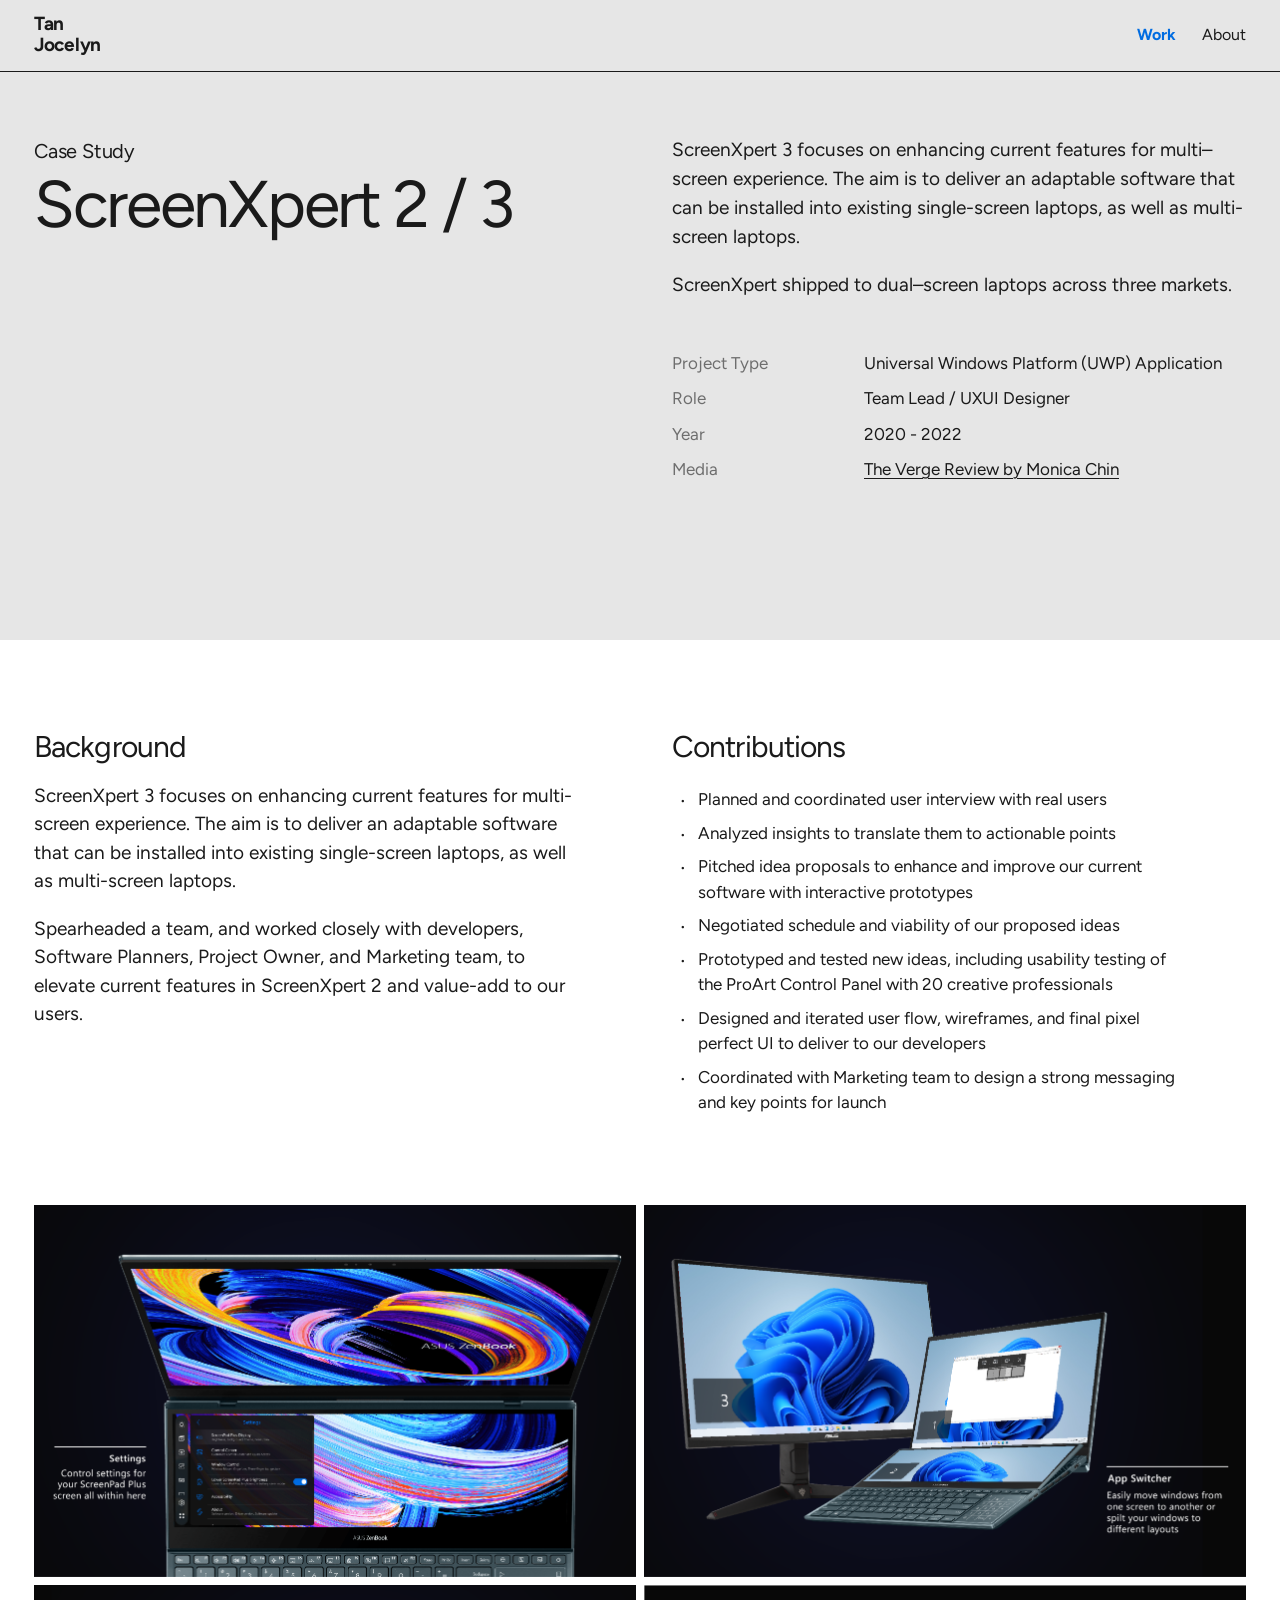
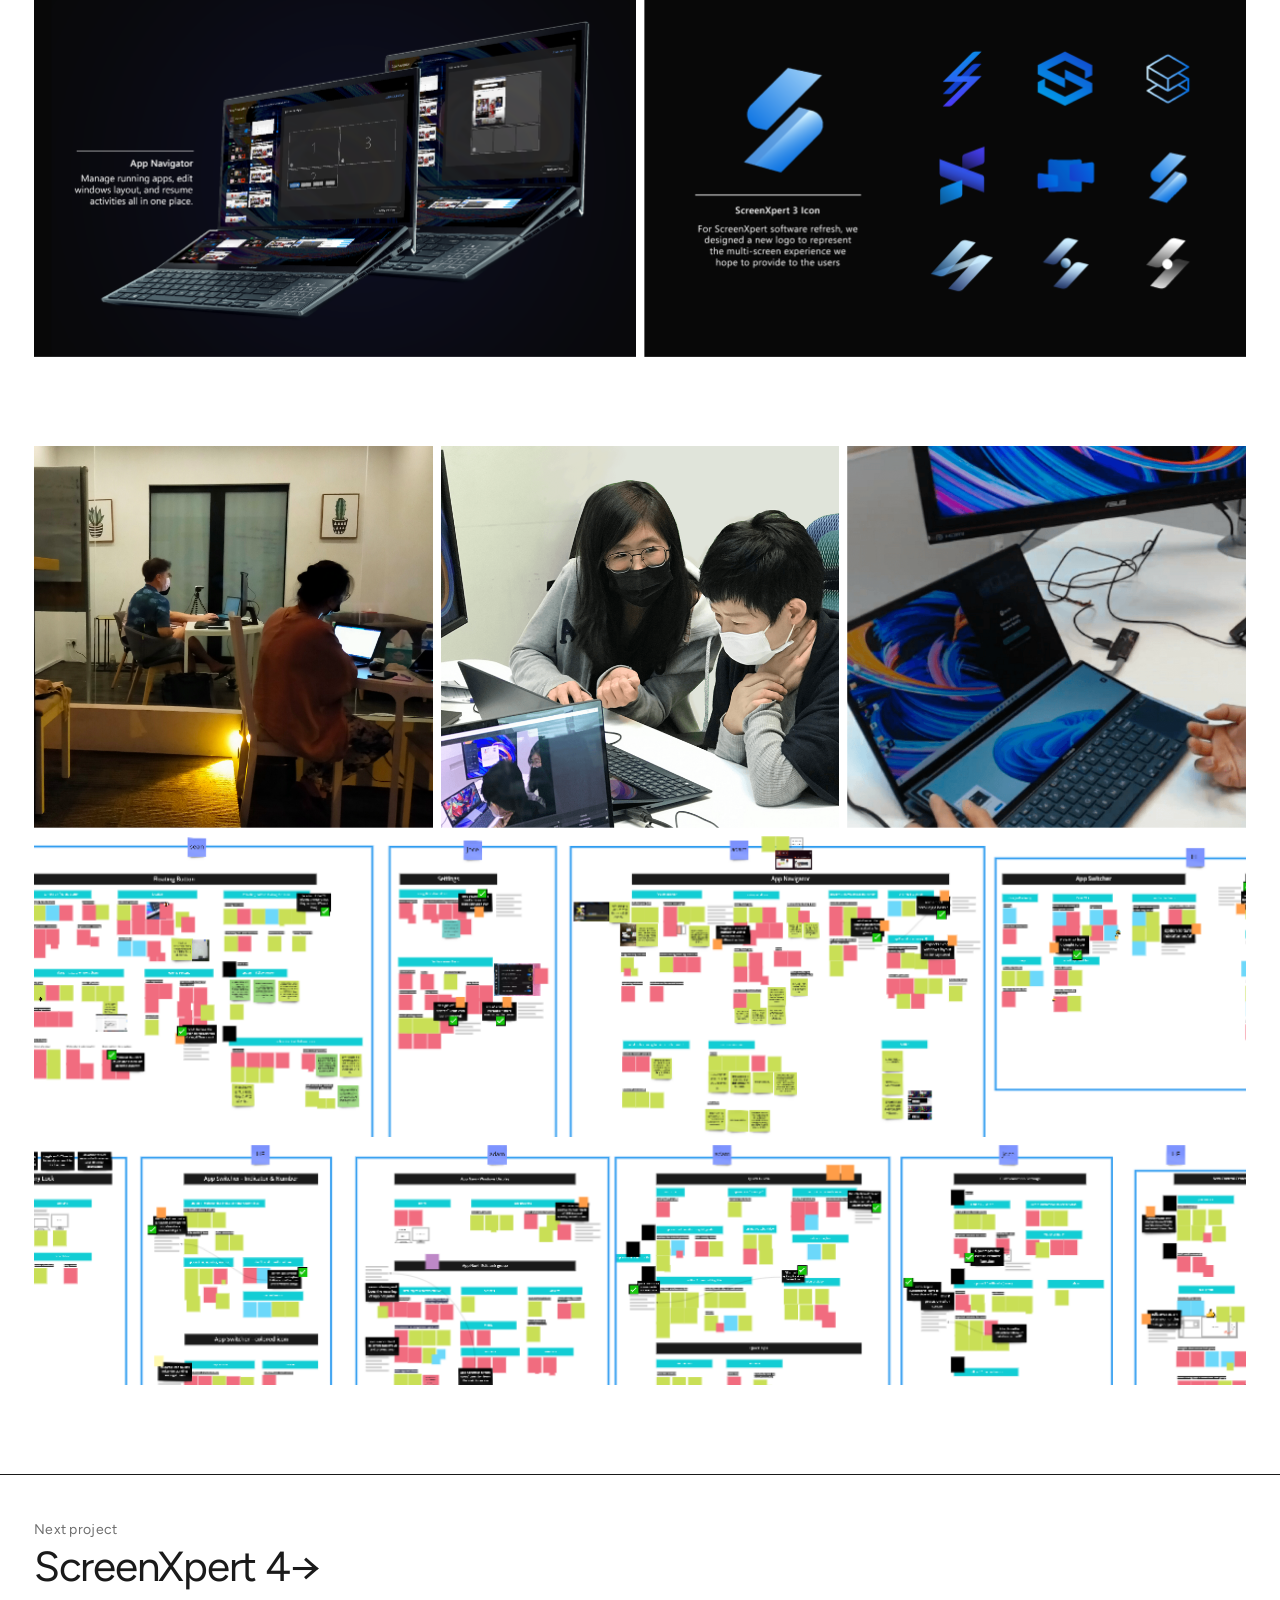
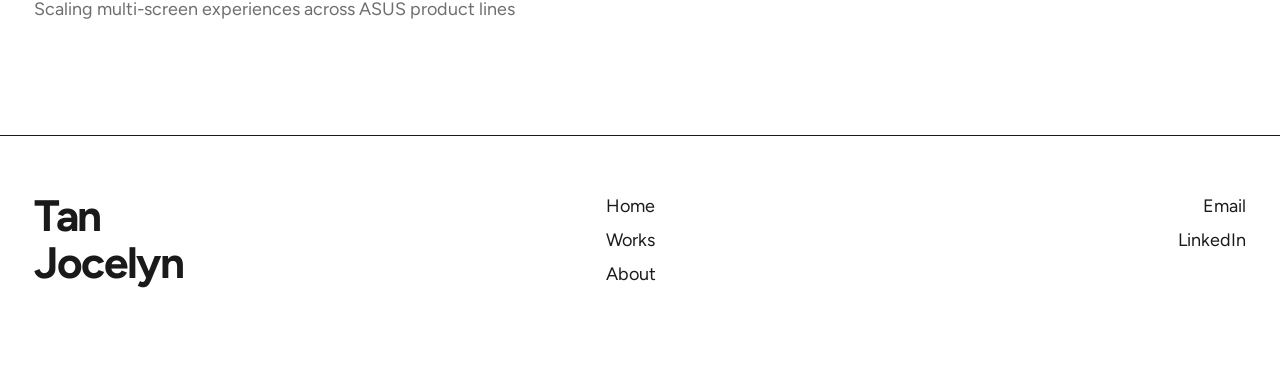
<file: work/screenxpert-2-3/index.html>
<!DOCTYPE html>
<html lang="en" class="no-js">
<head>
<meta charset="utf-8">
<meta name="viewport" content="width=device-width, initial-scale=1">
<title>ScreenXpert 2 / 3 — Tan Jocelyn</title>
<meta name="description" content="Case study: enhancing multi-screen features in ScreenXpert 3 and delivering adaptable software for both single-screen and multi-screen laptops.">

<meta property="og:title" content="ScreenXpert 2 / 3 — Tan Jocelyn">
<meta property="og:description" content="Adaptable multi-screen software for single- and multi-screen laptops, from user research through to launch messaging.">
<meta property="og:type" content="article">
<meta property="og:image" content="../../assets/work/screenxpert-2-3.png">

<link rel="preconnect" href="https://fonts.googleapis.com">
<link rel="preconnect" href="https://fonts.gstatic.com" crossorigin>
<link href="https://fonts.googleapis.com/css2?family=Figtree:wght@300;400;500;600;700;800&display=swap" rel="stylesheet">
<link rel="stylesheet" href="../../css/styles.css">
</head>
<body class="page-case">

<a class="skip-link" href="#main">Skip to content</a>

<header class="site-header">
  <div class="container">
    <a class="wordmark" href="../../index.html">Tan<br>Jocelyn</a>
    <nav class="site-nav" aria-label="Main">
      <a href="../../index.html#work" aria-current="page">Work</a>
      <a href="../../about.html">About</a>
    </nav>
  </div>
</header>

<main id="main">

  <section class="case-hero">
    <div class="container">

      <div>
        <p class="case-label">Case Study</p>
        <h1 class="case-title">ScreenXpert 2 / 3</h1>
      </div>

      <div>
        <p class="case-summary">ScreenXpert 3 focuses on enhancing current features for multi&ndash;screen experience. The aim is to deliver an adaptable software that can be installed into existing single-screen laptops, as well as multi-screen laptops.</p>
        <p class="case-summary">ScreenXpert shipped to dual&ndash;screen laptops across three markets.</p>

        <dl class="case-meta">
          <dt>Project Type</dt>
          <dd>Universal Windows Platform (UWP) Application</dd>

          <dt>Role</dt>
          <dd>Team Lead / UXUI Designer</dd>

          <dt>Year</dt>
          <dd>2020 - 2022</dd>

          <dt>Media</dt>
          <dd><a href="https://www.theverge.com/23063863/asus-zenbook-pro-duo-14-review-screenpad-plus-dual-screen-laptop-specs-features-price" rel="noopener">The Verge Review by Monica Chin</a></dd>
        </dl>
      </div>

    </div>
  </section>

  <section class="case-body">
    <div class="container">

      <div class="case-cols">

        <div class="case-section">
          <h2>Background</h2>
          <p>ScreenXpert 3 focuses on enhancing current features for multi-screen experience. The aim is to deliver an adaptable software that can be installed into existing single-screen laptops, as well as multi-screen laptops.</p>
          <p>Spearheaded a team, and worked closely with developers, Software Planners, Project Owner, and Marketing team, to elevate current features in ScreenXpert 2 and value-add to our users.</p>
        </div>

        <div class="case-section">
          <h2>Contributions</h2>
          <ul class="bullets">
            <li>Planned and coordinated user interview with real users</li>
            <li>Analyzed insights to translate them to actionable points</li>
            <li>Pitched idea proposals to enhance and improve our current software with interactive prototypes</li>
            <li>Negotiated schedule and viability of our proposed ideas</li>
            <li>Prototyped and tested new ideas, including usability testing of the ProArt Control Panel with 20 creative professionals</li>
            <li>Designed and iterated user flow, wireframes, and final pixel perfect UI to deliver to our developers</li>
            <li>Coordinated with Marketing team to design a strong messaging and key points for launch</li>
          </ul>
        </div>

      </div>

    </div>
  </section>

  <section class="case-media">
    <div class="container reveal-group">

      <div class="media-pair reveal" style="--fit-ar: 1.620;">
        <figure>
          <img src="../../assets/case-screenxpert-2-3/01-settings-screenpad.png" alt="Settings panel on the ScreenPad Plus of an ASUS ZenBook Duo, with controls for the secondary display" style="object-position: 50.0% 50.0%;">
        </figure>
        <figure>
          <img src="../../assets/case-screenxpert-2-3/02-app-switcher.png" alt="App Switcher moving windows between an external monitor and a dual-screen laptop" style="object-position: 50.0% 50.0%;">
        </figure>
      </div>

      <div class="media-pair reveal" style="--fit-ar: 1.620;">
        <figure>
          <img src="../../assets/case-screenxpert-2-3/03-app-navigator.png" alt="App Navigator managing running apps, window layouts and saved activities" style="object-position: 50.0% 50.0%;">
        </figure>
        <figure>
          <img src="../../assets/case-screenxpert-2-3/04-icon-exploration.png" alt="Logo exploration for the ScreenXpert 3 icon, with the final mark beside eight alternative directions" style="object-position: 50.0% 50.0%;">
        </figure>
      </div>

    </div>
  </section>

  <section class="case-media">
    <div class="container reveal-group">

      <div class="media-trio reveal" style="--fit-ar: 1.045;">
        <figure>
          <img src="../../assets/case-screenxpert-2-3/05-user-research-session.png" alt="A user research session in progress with participants working at laptops" style="object-position: 50.0% 50.0%;">
        </figure>
        <figure>
          <img src="../../assets/case-screenxpert-2-3/06-user-testing.png" alt="Two participants testing a prototype together on a dual-screen laptop" style="object-position: 71.8% 53.2%;">
        </figure>
        <figure>
          <img src="../../assets/case-screenxpert-2-3/07-hands-on-testing.png" alt="Hands-on testing of the multi-screen setup with an external monitor connected" style="object-position: 50.0% 50.0%;">
        </figure>
      </div>

      <figure class="reveal" style="--ar: 4.0264;">
        <img src="../../assets/case-screenxpert-2-3/08-research-synthesis-1.png" alt="Research synthesis boards grouping findings for Floating Button, Settings, App Navigator and App Switcher">
      </figure>

      <figure class="reveal" style="--ar: 5.0518;">
        <img src="../../assets/case-screenxpert-2-3/09-research-synthesis-2.png" alt="Further synthesis boards covering App Switcher include and reorder, window resize and edge-lock behaviours">
      </figure>

    </div>
  </section>


  <section class="next-project">
    <div class="container">
      <a class="next-link" href="../screenxpert-4/index.html">
        <span class="next-label">Next project</span>
        <span class="next-title">ScreenXpert 4</span>
        <span class="next-blurb">Scaling multi-screen experiences across ASUS product lines</span>
      </a>
    </div>
  </section>

</main>

<footer class="site-footer">
  <div class="container">
    <p class="footer-wordmark">Tan<br>Jocelyn</p>
    <nav class="footer-nav" aria-label="Footer">
      <a href="../../index.html">Home</a>
      <a href="../../index.html#work">Works</a>
      <a href="../../about.html">About</a>
    </nav>
    <div class="footer-contact">
      <a href="mailto:byjocetan@gmail.com">Email</a>
      <a href="https://www.linkedin.com/in/jocelyn-tan" rel="noopener">LinkedIn</a>
    </div>
  </div>
</footer>

<button class="to-top" type="button" aria-label="Back to top">
  <svg width="17" height="17" viewBox="0 0 17 17" fill="none" aria-hidden="true">
    <path d="M8.5 14V3M8.5 3L3.5 8M8.5 3L13.5 8"
          stroke="currentColor" stroke-width="1.6"
          stroke-linecap="round" stroke-linejoin="round"/>
  </svg>
</button>

<script src="../../js/main.js"></script>
</body>
</html>
</file>
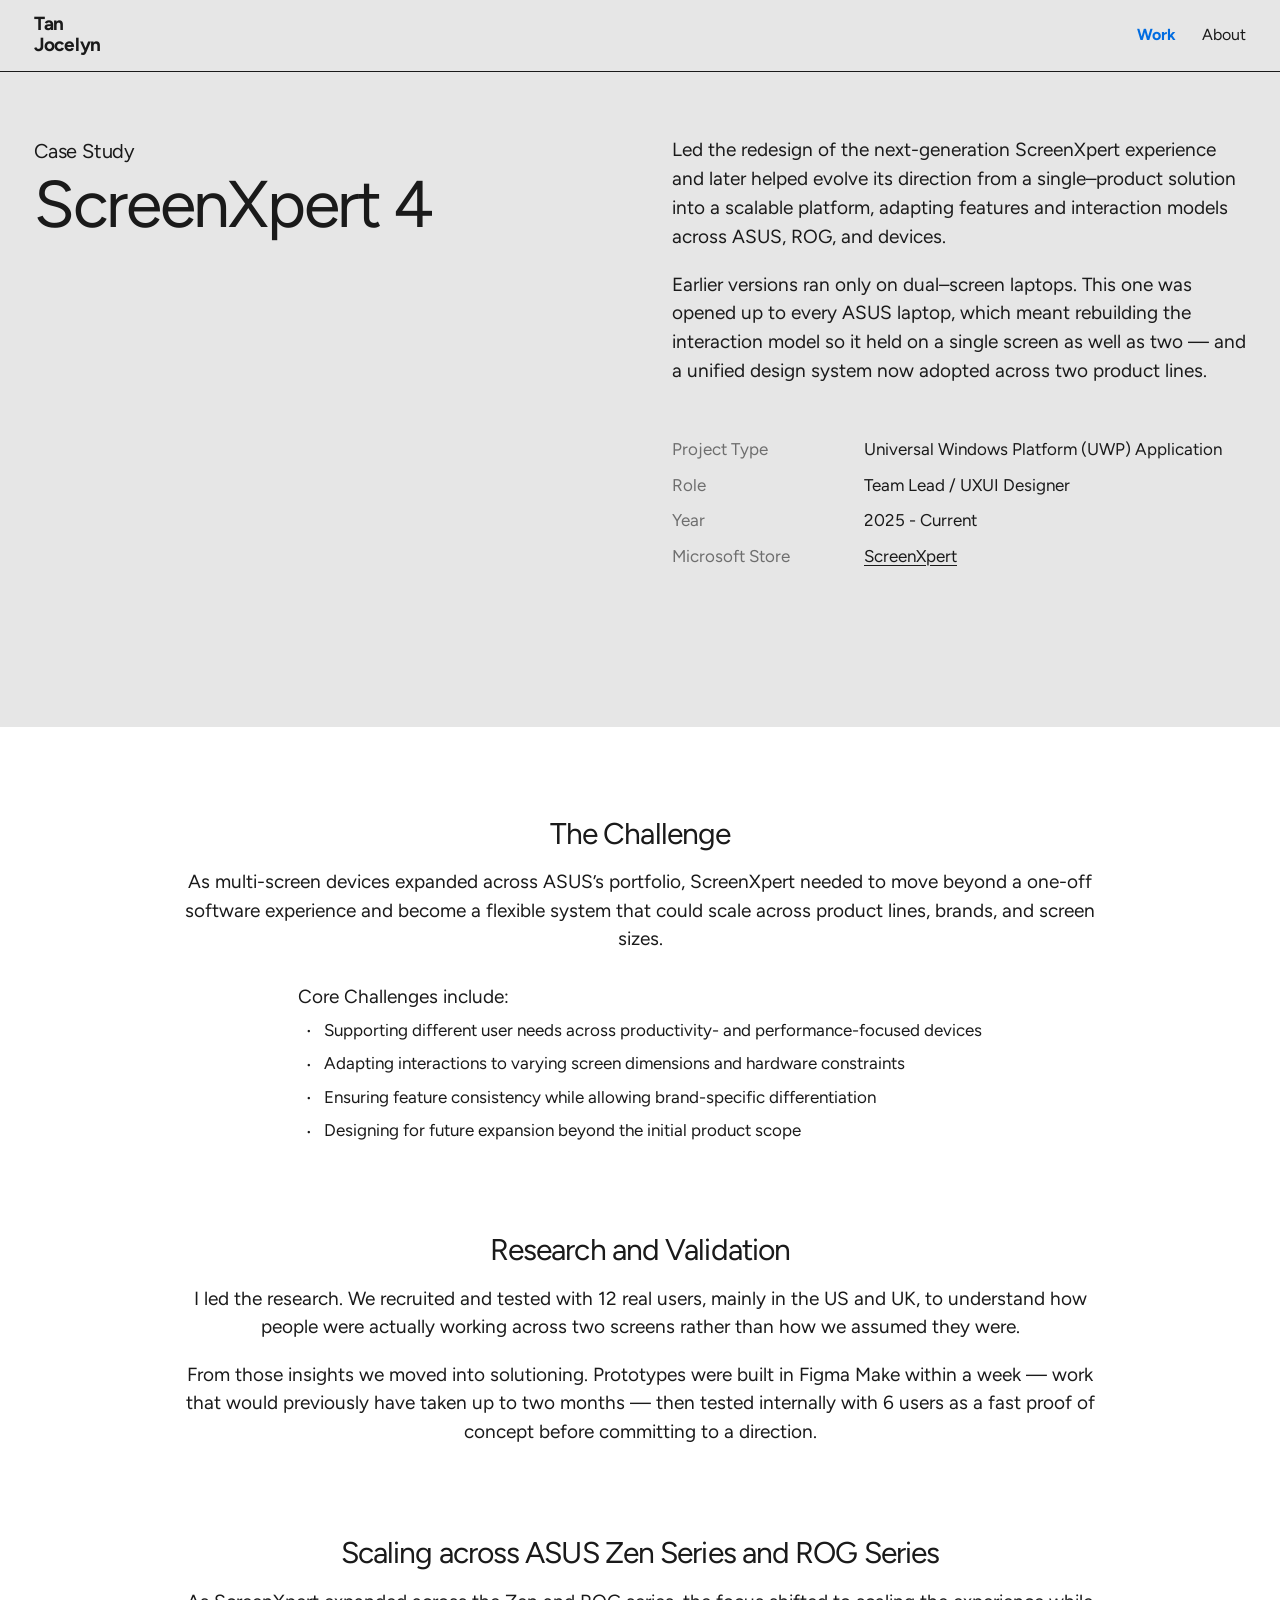
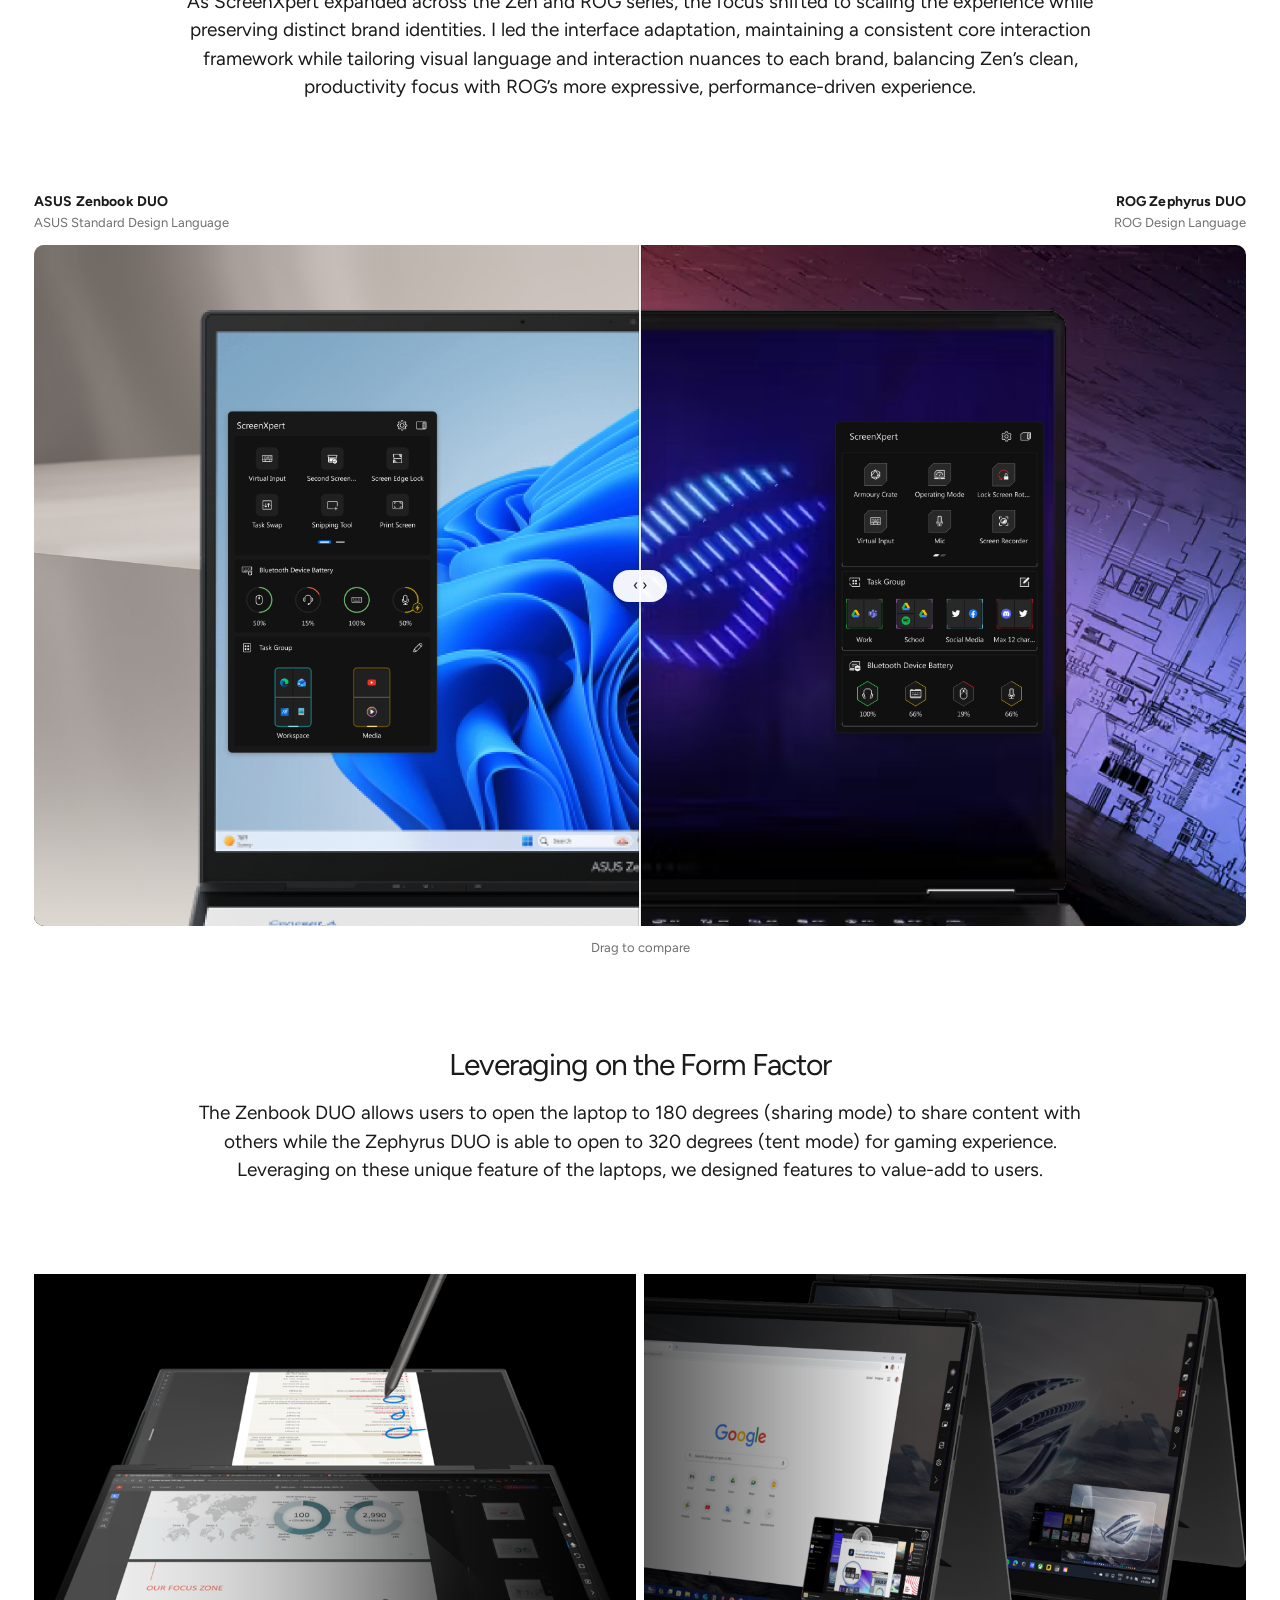
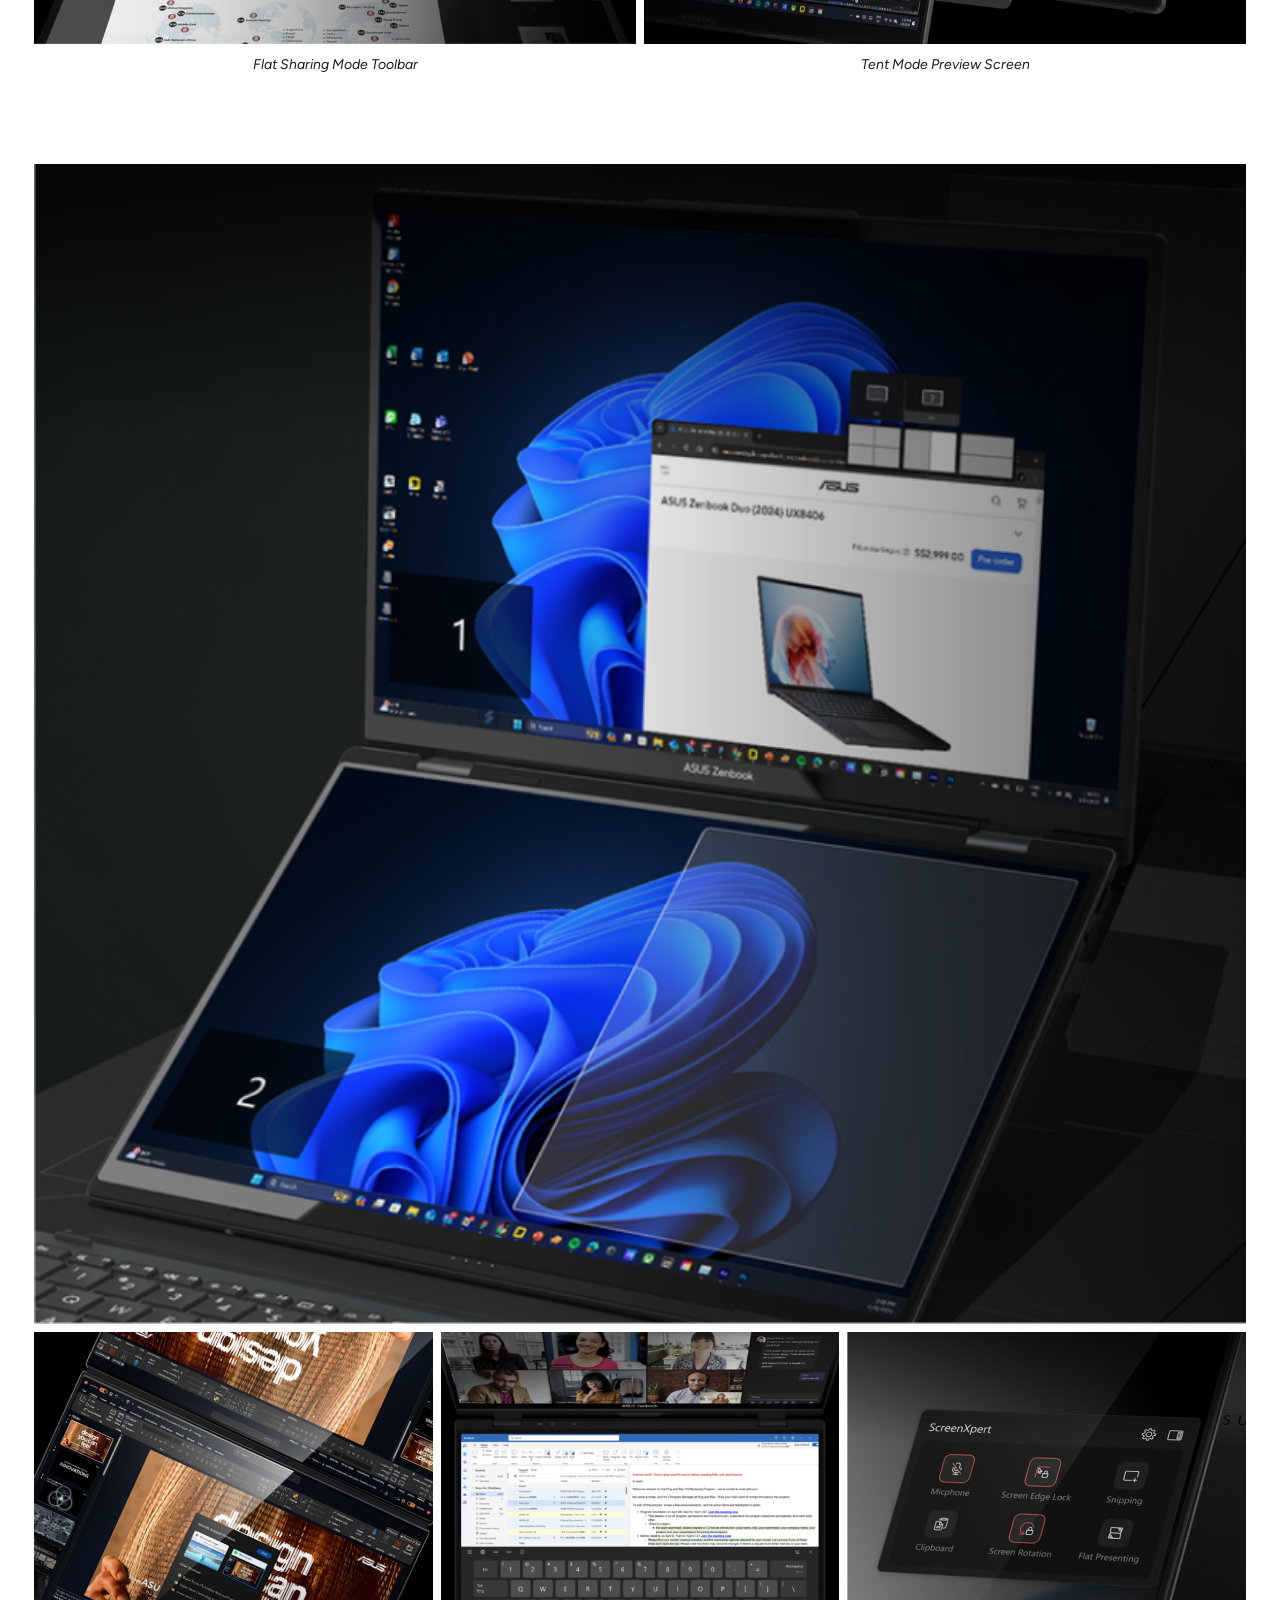
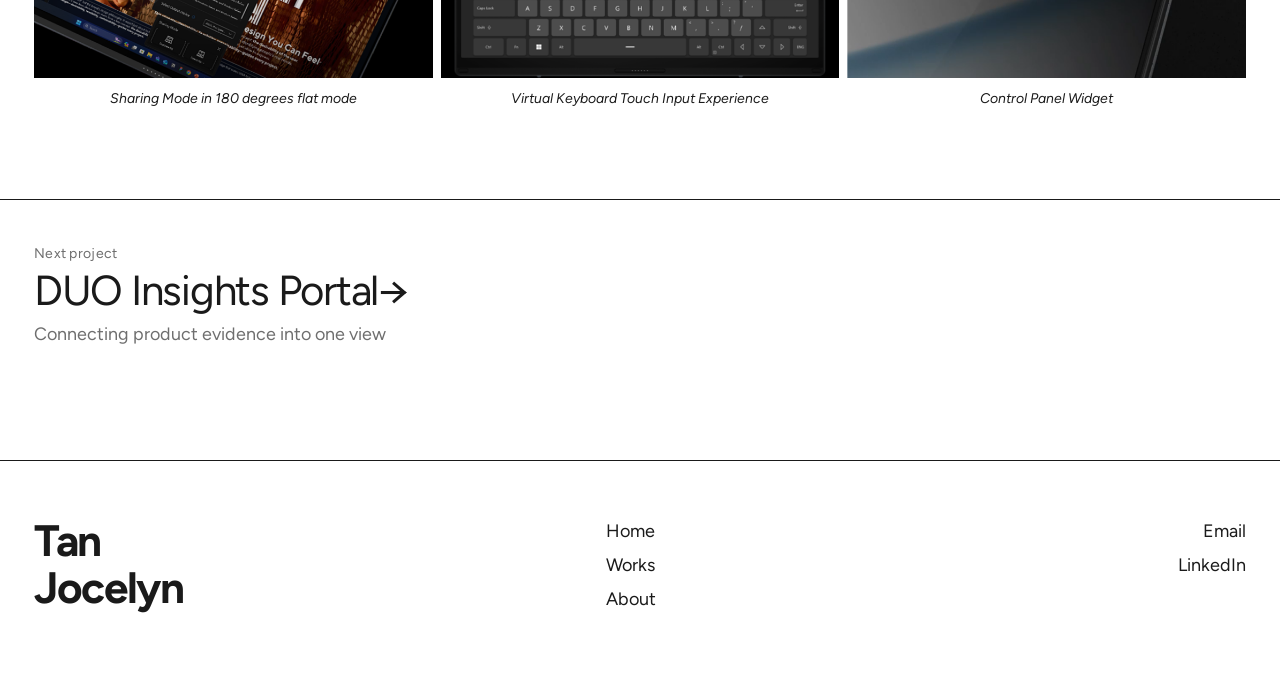
<file: work/screenxpert-4/index.html>
<!DOCTYPE html>
<html lang="en" class="no-js">
<head>
<meta charset="utf-8">
<meta name="viewport" content="width=device-width, initial-scale=1">
<title>ScreenXpert 4 — Tan Jocelyn</title>
<meta name="description" content="Case study: leading the redesign of ScreenXpert and evolving it from a single-product solution into a scalable multi-screen platform across ASUS and ROG devices.">

<meta property="og:title" content="ScreenXpert 4 — Tan Jocelyn">
<meta property="og:description" content="Evolving a single-product solution into a scalable multi-screen platform across ASUS, ROG, and devices.">
<meta property="og:type" content="article">
<meta property="og:image" content="../../assets/work/screenxpert-4.png">

<link rel="preconnect" href="https://fonts.googleapis.com">
<link rel="preconnect" href="https://fonts.gstatic.com" crossorigin>
<link href="https://fonts.googleapis.com/css2?family=Figtree:wght@300;400;500;600;700;800&display=swap" rel="stylesheet">
<link rel="stylesheet" href="../../css/styles.css">
</head>
<body class="page-case">

<a class="skip-link" href="#main">Skip to content</a>

<header class="site-header">
  <div class="container">
    <a class="wordmark" href="../../index.html">Tan<br>Jocelyn</a>
    <nav class="site-nav" aria-label="Main">
      <a href="../../index.html#work" aria-current="page">Work</a>
      <a href="../../about.html">About</a>
    </nav>
  </div>
</header>

<main id="main">

  <section class="case-hero">
    <div class="container">

      <div>
        <p class="case-label">Case Study</p>
        <h1 class="case-title">ScreenXpert 4</h1>
      </div>

      <div>
        <p class="case-summary">Led the redesign of the next-generation ScreenXpert experience and later helped evolve its direction from a single&ndash;product solution into a scalable platform, adapting features and interaction models across ASUS, ROG, and devices.</p>
        <p class="case-summary">Earlier versions ran only on dual&ndash;screen laptops. This one was opened up to every ASUS laptop, which meant rebuilding the interaction model so it held on a single screen as well as two &mdash; and a unified design system now adopted across two product lines.</p>

        <dl class="case-meta">
          <dt>Project Type</dt>
          <dd>Universal Windows Platform (UWP) Application</dd>

          <dt>Role</dt>
          <dd>Team Lead / UXUI Designer</dd>

          <dt>Year</dt>
          <dd>2025 - Current</dd>

          <dt>Microsoft Store</dt>
          <dd><a href="https://apps.microsoft.com/detail/9n5rffgfhhp6?hl=en-GB&amp;gl=SG" rel="noopener">ScreenXpert</a></dd>
        </dl>
      </div>

    </div>
  </section>

  <section class="case-body">
    <div class="container">

      <div class="case-section centered">
        <h2>The Challenge</h2>
        <p>As multi-screen devices expanded across ASUS&rsquo;s portfolio, ScreenXpert needed to move beyond a one-off software experience and become a flexible system that could scale across product lines, brands, and screen sizes.</p>

        <div class="sub-block">
          <p>Core Challenges include:</p>
          <ul class="bullets">
            <li>Supporting different user needs across productivity- and performance-focused devices</li>
            <li>Adapting interactions to varying screen dimensions and hardware constraints</li>
            <li>Ensuring feature consistency while allowing brand-specific differentiation</li>
            <li>Designing for future expansion beyond the initial product scope</li>
          </ul>
        </div>
      </div>

    </div>
  </section>

  <section class="case-body">
    <div class="container">

      <div class="case-section centered">
        <h2>Research and Validation</h2>
        <p>I led the research. We recruited and tested with 12 real users, mainly in the US and UK, to understand how people were actually working across two screens rather than how we assumed they were.</p>
        <p>From those insights we moved into solutioning. Prototypes were built in Figma Make within a week &mdash; work that would previously have taken up to two months &mdash; then tested internally with 6 users as a fast proof of concept before committing to a direction.</p>
      </div>

    </div>
  </section>

  <section class="case-callout">
    <div class="container">
      <h2>Scaling across ASUS Zen Series and ROG Series</h2>
      <p>As ScreenXpert expanded across the Zen and ROG series, the focus shifted to scaling the experience while preserving distinct brand identities. I led the interface adaptation, maintaining a consistent core interaction framework while tailoring visual language and interaction nuances to each brand, balancing Zen&rsquo;s clean, productivity focus with ROG&rsquo;s more expressive, performance-driven experience.</p>
    </div>
  </section>

  <!-- ==========================================================
       Design Language Comparison.
       To swap in the real images, change only the two <img> tags and
       the two labels below. Both images must share the same dimensions
       so they stay aligned. The behaviour in js/main.js is generic and
       needs no edits; copy this whole block to reuse it elsewhere.
       ========================================================== -->
  <section class="compare-section">
    <div class="container">

      <div class="compare">

        <div class="compare-labels">
          <div>
            <p class="compare-name">ASUS Zenbook DUO</p>
            <p class="compare-sub">ASUS Standard Design Language</p>
          </div>
          <div>
            <p class="compare-name">ROG Zephyrus DUO</p>
            <p class="compare-sub">ROG Design Language</p>
          </div>
        </div>

        <div class="compare-frame">
          <!-- imageB — the base, which sets the frame size -->
          <img src="../../assets/case-screenxpert-4/compare/zephyrus.png"
               alt="ScreenXpert on an ROG Zephyrus DUO: a dark panel with Armoury Crate, Operating Mode, Lock Screen Rotation, Task Group and Bluetooth device battery">

          <!-- imageA — the overlay, revealed by the divider -->
          <div class="compare-over">
            <img src="../../assets/case-screenxpert-4/compare/zenbook.png"
                 alt="ScreenXpert on an ASUS Zenbook DUO: the same panel with Virtual Input, Second Screen, Screen Edge Lock, Task Swap, Snipping Tool and Print Screen">
          </div>

          <div class="compare-handle" role="slider" tabindex="0"
               aria-label="Reveal more of either design language"
               aria-valuemin="0" aria-valuemax="100" aria-valuenow="50">
            <span class="compare-grip" aria-hidden="true">&lsaquo;&nbsp;&rsaquo;</span>
          </div>
        </div>

        <p class="compare-hint">Drag to compare</p>

      </div>
    </div>
  </section>


  <section class="case-callout">
    <div class="container">
      <h2>Leveraging on the Form Factor</h2>
      <p>The Zenbook DUO allows users to open the laptop to 180 degrees (sharing mode) to share content with others while the Zephyrus DUO is able to open to 320 degrees (tent mode) for gaming experience. Leveraging on these unique feature of the laptops, we designed features to value-add to users.</p>
    </div>
  </section>

  <section class="case-media">
    <div class="container">
      <div class="media-pair caps-center reveal" style="--fit-ar: 1.630;">
        <figure>
          <img src="../../assets/case-screenxpert-4/01-dual-screen-stylus.png" alt="A stylus annotating a document on the upper screen while a presentation runs on the lower one" style="object-position: 49.0% 88.3%;">
          <figcaption>Flat Sharing Mode Toolbar</figcaption>
        </figure>
        <figure>
          <img src="../../assets/case-screenxpert-4/08-tent-mode.png" alt="Two laptops in tent mode, a Zenbook showing a browser and an ROG showing a media player, each with the ScreenXpert edge toolbar" style="object-position: 100.0% 100.0%;">
          <figcaption>Tent Mode Preview Screen</figcaption>
        </figure>
      </div>
    </div>
  </section>

  <section class="case-media">
    <div class="container reveal-group">
      <figure class="reveal" style="--ar: 1.0452;">
        <img src="../../assets/case-screenxpert-4/04-window-management.png" alt="Numbered window management moving content between the laptop display and an attached second screen">
      </figure>

      <div class="media-trio caps-center reveal" style="--fit-ar: 1.150;">
        <figure>
          <img src="../../assets/case-screenxpert-4/02-creative-workflow.png" alt="A creative workflow spread across both screens with the laptop open flat" style="object-position: 50.0% 50.0%;">
          <figcaption>Sharing Mode in 180 degrees flat mode</figcaption>
        </figure>
        <figure>
          <img src="../../assets/case-screenxpert-4/07-meeting-multitask.png" alt="A video call on the upper screen with the on-screen keyboard and an inbox on the lower screen" style="object-position: 50.0% 50.0%;">
          <figcaption>Virtual Keyboard Touch Input Experience</figcaption>
        </figure>
        <figure>
          <img src="../../assets/case-screenxpert-4/03-control-panel.png" alt="The ScreenXpert control panel widget floating over the desktop" style="object-position: 50.0% 50.0%;">
          <figcaption>Control Panel Widget</figcaption>
        </figure>
      </div>
    </div>
  </section>


  <section class="next-project">
    <div class="container">
      <a class="next-link" href="../duo-insights-portal/index.html">
        <span class="next-label">Next project</span>
        <span class="next-title">DUO Insights Portal</span>
        <span class="next-blurb">Connecting product evidence into one view</span>
      </a>
    </div>
  </section>

</main>

<footer class="site-footer">
  <div class="container">
    <p class="footer-wordmark">Tan<br>Jocelyn</p>
    <nav class="footer-nav" aria-label="Footer">
      <a href="../../index.html">Home</a>
      <a href="../../index.html#work">Works</a>
      <a href="../../about.html">About</a>
    </nav>
    <div class="footer-contact">
      <a href="mailto:byjocetan@gmail.com">Email</a>
      <a href="https://www.linkedin.com/in/jocelyn-tan" rel="noopener">LinkedIn</a>
    </div>
  </div>
</footer>

<button class="to-top" type="button" aria-label="Back to top">
  <svg width="17" height="17" viewBox="0 0 17 17" fill="none" aria-hidden="true">
    <path d="M8.5 14V3M8.5 3L3.5 8M8.5 3L13.5 8"
          stroke="currentColor" stroke-width="1.6"
          stroke-linecap="round" stroke-linejoin="round"/>
  </svg>
</button>

<script src="../../js/main.js"></script>
</body>
</html>
</file>
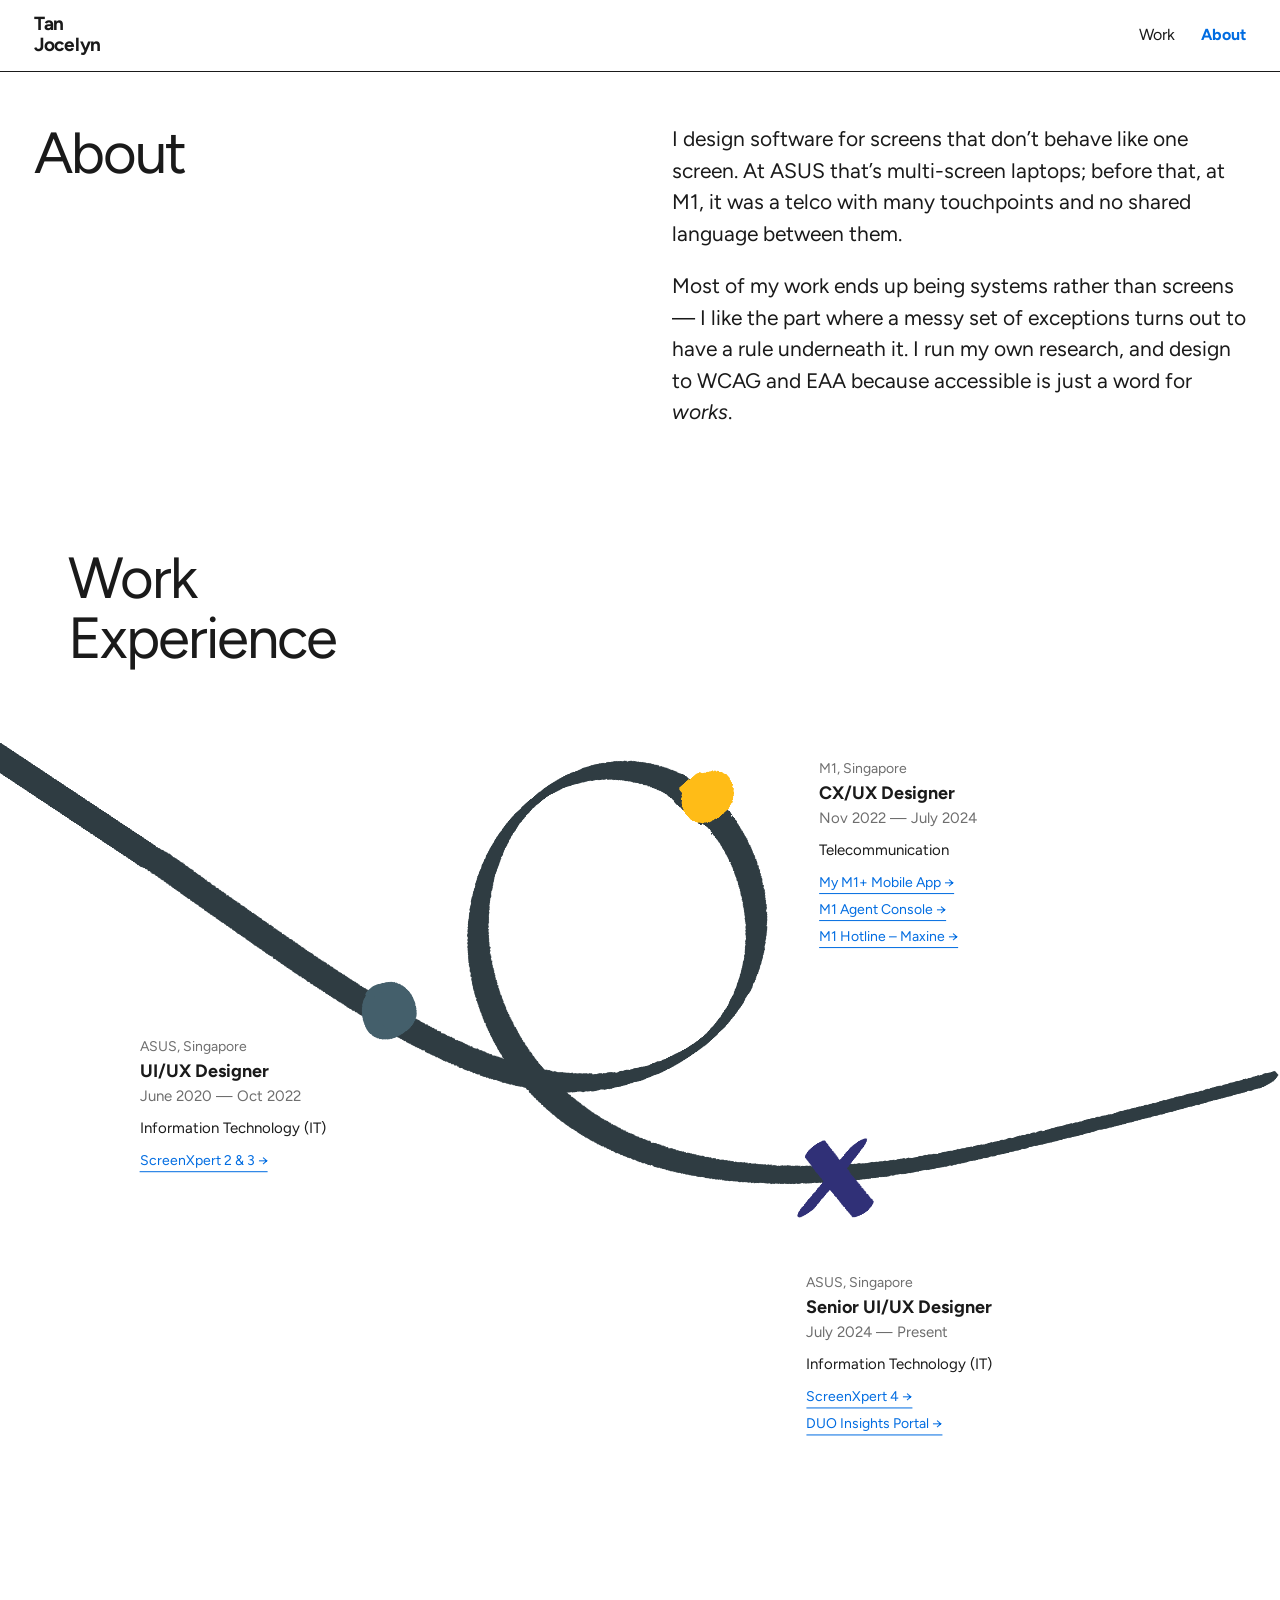
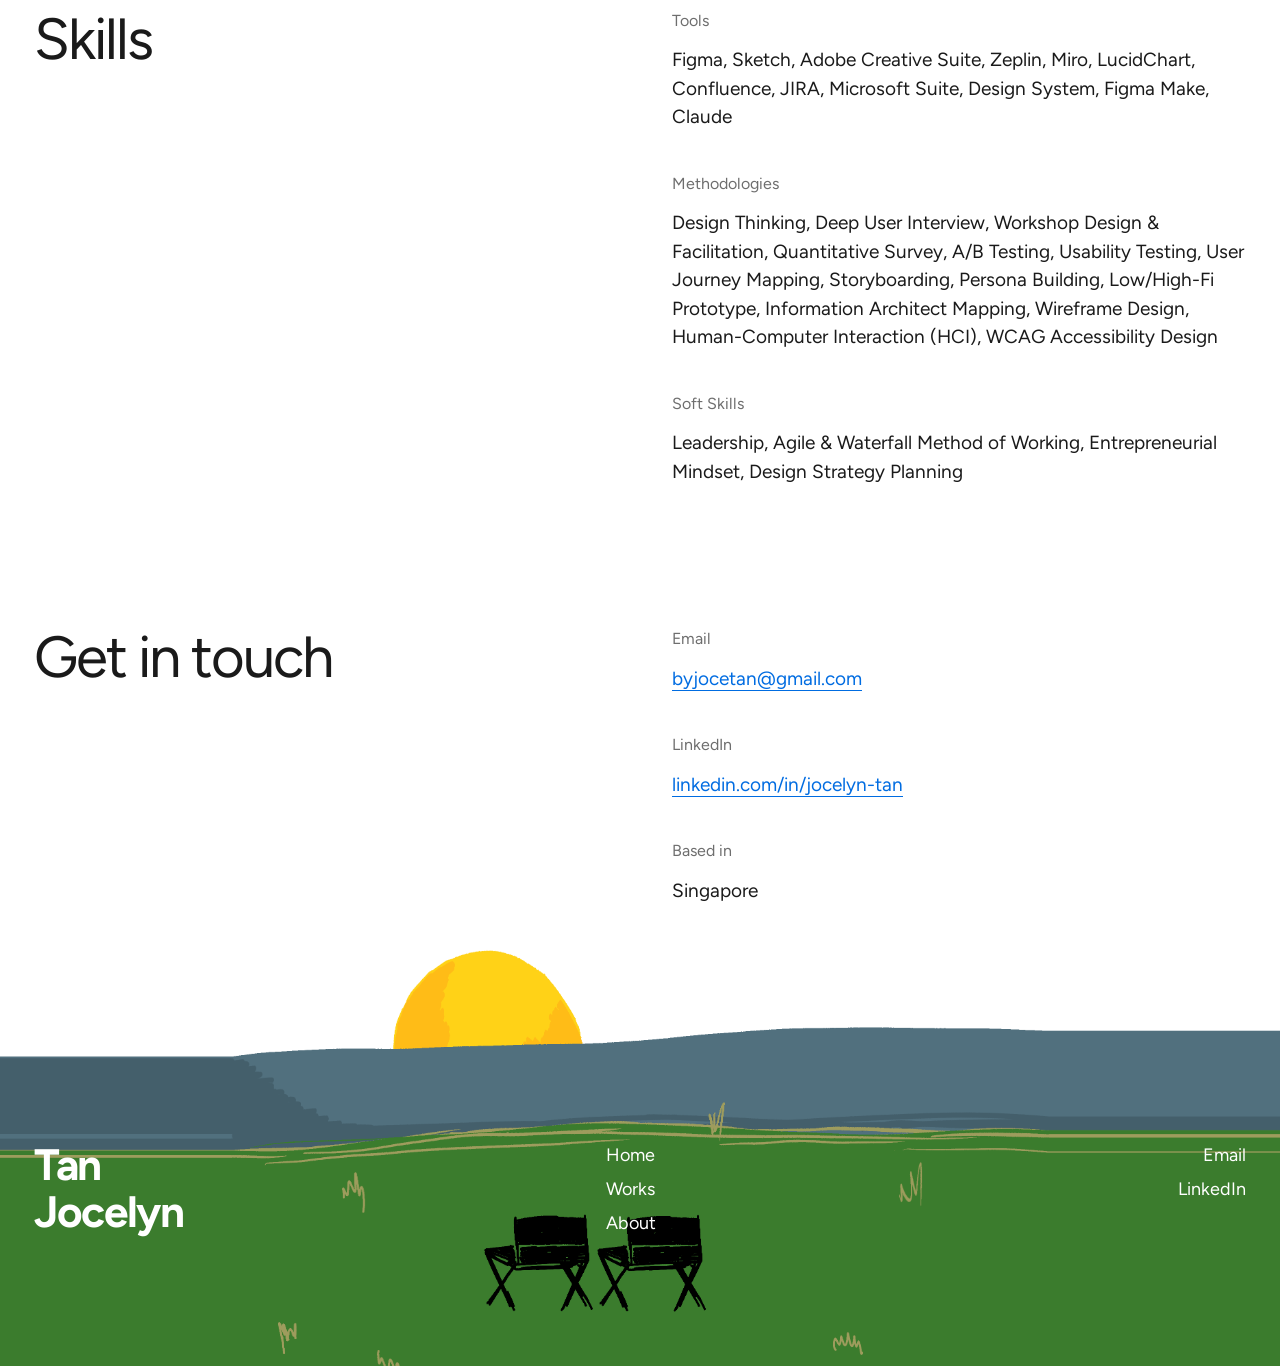
<file: about.html>
<!DOCTYPE html>
<html lang="en" class="no-js">
<head>
<meta charset="utf-8">
<meta name="viewport" content="width=device-width, initial-scale=1">
<title>About — Tan Jocelyn</title>
<meta name="description" content="Tan Jocelyn — Senior UI/UX Designer at ASUS Singapore. Work experience, tools, methodologies and skills.">

<meta property="og:title" content="About — Tan Jocelyn">
<meta property="og:description" content="Senior UI/UX Designer. Five years across telecom and multi-screen software.">
<meta property="og:type" content="profile">

<link rel="preconnect" href="https://fonts.googleapis.com">
<link rel="preconnect" href="https://fonts.gstatic.com" crossorigin>
<link href="https://fonts.googleapis.com/css2?family=Figtree:wght@300;400;500;600;700;800&display=swap" rel="stylesheet">
<link rel="stylesheet" href="css/styles.css">
</head>
<body>

<a class="skip-link" href="#main">Skip to content</a>

<header class="site-header">
  <div class="container">
    <a class="wordmark" href="index.html">Tan<br>Jocelyn</a>
    <nav class="site-nav" aria-label="Main">
      <a href="index.html#work">Work</a>
      <a href="about.html" aria-current="page">About</a>
    </nav>
  </div>
</header>

<main id="main">

  <section class="about-row about-bio">
    <div class="container">
      <h2 class="about-title">About</h2>

      <div class="about-col">
        <p>I design software for screens that don&rsquo;t behave like one screen. At ASUS that&rsquo;s multi-screen laptops; before that, at M1, it was a telco with many touchpoints and no shared language between them.</p>
        <p>Most of my work ends up being systems rather than screens &mdash; I like the part where a messy set of exceptions turns out to have a rule underneath it. I run my own research, and design to WCAG and EAA because accessible is just a word for <em>works</em>.</p>
      </div>
    </div>
  </section>

  <section class="path-wrap">
    <div class="path-stage" style="--stage-h: 79vw;">
      <h2 class="path-title" style="--x: 4.0%; --y: 3.0%;">Work<br>Experience</h2>

      <div class="path-layer" style="--lx: -8.9%; --ly: 20.4%; --lw: 62.5%; --lr: -42deg; --lift: 1;">
        <img class="path-line" src="assets/about/timeline-path.png" alt="">

        <article class="path-card" style="--mx: 22.7%; --my: 46%; --dx: -249px; --dy: 26px;">
        <p class="pc-org">ASUS, Singapore</p>
        <p class="pc-role">UI/UX Designer</p>
        <p class="pc-dates">June 2020 &mdash; Oct 2022</p>
        <p class="pc-industry">Information Technology (IT)</p>
        <div class="pc-links">
          <a href="work/screenxpert-2-3/index.html">ScreenXpert 2 &amp; 3 &rarr;</a>
        </div>
      </article>

        <article class="path-card" style="--mx: 70.2%; --my: 50.5%; --dx: 112px; --dy: -38px;">
        <p class="pc-org">M1, Singapore</p>
        <p class="pc-role">CX/UX Designer</p>
        <p class="pc-dates">Nov 2022 &mdash; July 2024</p>
        <p class="pc-industry">Telecommunication</p>
        <div class="pc-links">
          <a href="work/my-m1-plus-mobile-app/index.html">My M1+ Mobile App &rarr;</a>
          <a href="work/m1-agent-console/index.html">M1 Agent Console &rarr;</a>
          <a href="work/m1-hotline-maxine/index.html">M1 Hotline &ndash; Maxine &rarr;</a>
        </div>
      </article>

        <article class="path-card" style="--mx: 49.9%; --my: 65.1%; --dx: 104px; --dy: 238px;">
        <p class="pc-org">ASUS, Singapore</p>
        <p class="pc-role">Senior UI/UX Designer</p>
        <p class="pc-dates">July 2024 &mdash; Present</p>
        <p class="pc-industry">Information Technology (IT)</p>
        <div class="pc-links">
          <a href="work/screenxpert-4/index.html">ScreenXpert 4 &rarr;</a>
          <a href="work/duo-insights-portal/index.html">DUO Insights Portal &rarr;</a>
        </div>
      </article>
      </div>
    </div>
  </section>

  <section class="about-row">
    <div class="container">
      <h2 class="about-title">Skills</h2>

      <div class="about-col">

        <article class="about-entry">
          <p class="about-label">Tools</p>
          <p>Figma, Sketch, Adobe Creative Suite, Zeplin, Miro, LucidChart, Confluence, JIRA, Microsoft Suite, Design System, Figma Make, Claude</p>
        </article>

        <article class="about-entry">
          <p class="about-label">Methodologies</p>
          <p>Design Thinking, Deep User Interview, Workshop Design &amp; Facilitation, Quantitative Survey, A/B Testing, Usability Testing, User Journey Mapping, Storyboarding, Persona Building, Low/High-Fi Prototype, Information Architect Mapping, Wireframe Design, Human-Computer Interaction (HCI), WCAG Accessibility Design</p>
        </article>

        <article class="about-entry">
          <p class="about-label">Soft Skills</p>
          <p>Leadership, Agile &amp; Waterfall Method of Working, Entrepreneurial Mindset, Design Strategy Planning</p>
        </article>

      </div>
    </div>
  </section>

  <section class="about-row">
    <div class="container">
      <h2 class="about-title">Get in touch</h2>

      <div class="about-col">
        <article class="about-entry">
          <p class="about-label">Email</p>
          <p><a href="mailto:byjocetan@gmail.com">byjocetan@gmail.com</a></p>
        </article>

        <article class="about-entry">
          <p class="about-label">LinkedIn</p>
          <p><a href="https://www.linkedin.com/in/jocelyn-tan" rel="noopener">linkedin.com/in/jocelyn-tan</a></p>
        </article>

        <article class="about-entry">
          <p class="about-label">Based in</p>
          <p>Singapore</p>
        </article>
      </div>
    </div>
  </section>

</main>

<footer class="site-footer scene-footer">
  <div class="scene-bg" aria-hidden="true">
    <img class="scene-base" src="assets/about/scene-wide.png" alt="">
    <img class="tuft" src="assets/about/tuft-1.png" alt=""
         style="--l: 21.553%; --t: 89.442%; --w: 1.794%; --dur: 4.9s; --delay: 0s; --sway: 9.5deg;">
    <img class="tuft" src="assets/about/tuft-2.png" alt=""
         style="--l: 26.533%; --t: 55.512%; --w: 2.115%; --dur: 6.3s; --delay: -1.3s; --sway: 8.0deg;">
    <img class="tuft" src="assets/about/tuft-3.png" alt=""
         style="--l: 29.317%; --t: 95.886%; --w: 1.044%; --dur: 4.1s; --delay: -0.6s; --sway: 13.0deg;">
    <img class="tuft" src="assets/about/tuft-4.png" alt=""
         style="--l: 64.953%; --t: 91.925%; --w: 2.678%; --dur: 5.6s; --delay: -2.1s; --sway: 7.0deg;">
    <img class="tuft" src="assets/about/tuft-5.png" alt=""
         style="--l: 70.094%; --t: 53.261%; --w: 2.088%; --dur: 6.9s; --delay: -0.9s; --sway: 8.5deg;">
  </div>

  <div class="container">
    <p class="footer-wordmark">Tan<br>Jocelyn</p>
    <nav class="footer-nav" aria-label="Footer">
      <a href="index.html">Home</a>
      <a href="index.html#work">Works</a>
      <a href="about.html">About</a>
    </nav>
    <div class="footer-contact">
      <a href="mailto:byjocetan@gmail.com">Email</a>
      <a href="https://www.linkedin.com/in/jocelyn-tan" rel="noopener">LinkedIn</a>
    </div>
  </div>
</footer>

<button class="to-top" type="button" aria-label="Back to top">
  <svg width="17" height="17" viewBox="0 0 17 17" fill="none" aria-hidden="true">
    <path d="M8.5 14V3M8.5 3L3.5 8M8.5 3L13.5 8"
          stroke="currentColor" stroke-width="1.6"
          stroke-linecap="round" stroke-linejoin="round"/>
  </svg>
</button>

<script src="js/main.js"></script>
</body>
</html>
</file>
<file: css/styles.css>
/* ==========================================================================
   Tan Jocelyn — portfolio
   Tokens first, then layout. Change a value here, it changes everywhere.
   ========================================================================== */

:root {
  /* Colour */
  --ink:        #1A1A1A;   /* headings, nav, body */
  --ink-muted:  #6E6E6E;   /* project descriptions, meta labels */
  --rule:       #1A1A1A;   /* hairline dividers */
  --paper:      #FFFFFF;
  --band:       #E6E6E6;   /* case-study hero band */
  --band-deep:  #28458E;   /* full-bleed quote band */
  --lavender:   #BFDAF8;   /* text highlight — the accent at 25% over white */
  --purple:     #006CE1;   /* cursor caret, name tag, selected nav */

  /* Type — see README: swap --font-sans to your real typeface */
  --font-sans: "Figtree", -apple-system, BlinkMacSystemFont, "Segoe UI", Helvetica, Arial, sans-serif;

  /* Layout */
  --container: 1280px;
  --gutter: clamp(20px, 3.5vw, 34px);
  --grid-gap: 22px;    /* works grid on the home page */
  --media-gap: 8px;    /* between images inside a case study */
  --tile-gap: 8px;     /* between tiles in the works mosaic */
  --section-gap: clamp(56px, 7vw, 96px);  /* between case study sections */
  --flight: 0.40s;     /* hero marker entrance, set in the path editor */
}

/* Reset ------------------------------------------------------------------ */
*, *::before, *::after { box-sizing: border-box; }
html { -webkit-text-size-adjust: 100%; scroll-behavior: smooth; }
html { overflow-x: clip; }

body {
  margin: 0;
  overflow-x: clip;
  background: var(--paper);
  color: var(--ink);
  font-family: var(--font-sans);
  font-size: 17px;
  line-height: 1.5;
  -webkit-font-smoothing: antialiased;
}
img { display: block; max-width: 100%; height: auto; }
a { color: inherit; }
h1, h2, h3, p, ul { margin: 0; }
ul { padding: 0; list-style: none; }

:focus-visible {
  outline: 2px solid var(--purple);
  outline-offset: 3px;
  border-radius: 2px;
}

.container {
  max-width: var(--container);
  margin-inline: auto;
  padding-inline: var(--gutter);
}

.skip-link {
  position: absolute;
  left: -9999px;
  top: 0;
  background: var(--ink);
  color: var(--paper);
  padding: 10px 16px;
  z-index: 100;
}
.skip-link:focus { left: 0; }

/* Header ----------------------------------------------------------------- */
.site-header {
  background: var(--paper);
}
.site-header .container {
  display: flex;
  align-items: center;
  justify-content: space-between;
  gap: 24px;
  padding-block: 14px 16px;
  border-bottom: 1px solid var(--rule);
}

/* Case study and About pages carry the band colour up through the header,
   so the header and hero read as one block. */
.page-case .site-header { background: var(--band); }
.wordmark {
  font-weight: 700;
  font-size: 19px;
  line-height: 1.08;
  letter-spacing: -0.015em;
  text-decoration: none;
}
.site-nav {
  display: flex;
  gap: clamp(16px, 2vw, 28px);
  font-size: 16px;
}
.site-nav a {
  text-decoration: none;
  color: var(--ink);
  transition: color 0.18s ease;
}
.site-nav a:hover { color: var(--purple); }
.site-nav a[aria-current="page"] {
  font-weight: 700;
  color: var(--purple);
}

/* Home hero -------------------------------------------------------------- */
.hero {
  /* Markers start beyond the window on all four sides, so contain the
     overflow rather than letting it extend the scrollable area. */
  overflow: clip;
  text-align: center;
  /* No bottom padding: the gap to the intro is set on .intro below, so it
     scales with the viewport instead of being a fixed pull upward. */
  padding-block: clamp(34px, 5vw, 68px) 0;
}
.hero-title {
  font-size: clamp(38px, 6.4vw, 76px);
  font-weight: 700;
  line-height: 1.14;
  letter-spacing: -0.03em;
  max-width: 15ch;
  margin-inline: auto;
}
/* Highlighted word + collaborator cursor.
   Geometry taken from the Figma SVG, expressed in em so the whole assembly
   scales with the headline:
     - highlight block rounded on the left, square on the right
     - caret bar sitting on that square right edge
     - name tag above it, bottom-left corner square so it points at the caret */
.mark {
  --caret-w: max(2px, 0.034em);

  position: relative;
  display: inline-block;
  background: var(--lavender);
  border-radius: 0.19em 0 0 0.19em;
  padding: 0.02em 0.26em 0.02em 0.16em;
  line-height: 1;
}

/* Caret */
.mark::before {
  content: "";
  position: absolute;
  top: 0;
  bottom: 0;
  right: 0;
  width: var(--caret-w);
  background: var(--purple);
  border-radius: calc(var(--caret-w) / 2);
  animation: caret-blink 1.06s infinite;
}

/* Hard on/off, no fade — a real text caret doesn't cross-dissolve. */
@keyframes caret-blink {
  0%, 49.9%   { opacity: 1; }
  50%, 99.9%  { opacity: 0; }
  100%        { opacity: 1; }
}

/* Name tag */
.mark::after {
  content: "Joce";
  position: absolute;
  left: calc(100% - var(--caret-w));
  bottom: calc(100% - 0.065em);
  background: var(--purple);
  color: #fff;
  font-size: 0.245em;
  font-weight: 500;
  line-height: 1;
  letter-spacing: 0;
  padding: 0.52em 0.72em;
  border-radius: 0.53em 0.53em 0.53em 0;
  white-space: nowrap;
}

.intro {
  text-align: center;
  /* A fixed negative margin used to pull this up into the marker field on
     narrow screens, where the hero shrinks but the offset did not. */
  margin-top: clamp(6px, 1vw, 12px);
  padding-bottom: clamp(56px, 8vw, 104px);
}
.intro p {
  font-size: clamp(17px, 1.65vw, 21px);
  line-height: 1.55;
  max-width: 62ch;
  margin-inline: auto;
}
.intro p + p { margin-top: 0.9em; }

/* Skills explorer -------------------------------------------------------- */
/* Frosted markers scattered around the headline. Hovering one expands the
   marker itself into a card — there is no separate popup. */

.hero-stage {
  position: relative;
  min-height: clamp(300px, 34vw, 430px);
  display: flex;
  align-items: center;
  justify-content: center;
}

.skills-field {
  position: absolute;
  inset: 0;
  pointer-events: none;
  z-index: 3;   /* markers sit flat on top of the headline */
}

.chip {
  position: absolute;
  pointer-events: auto;
  left: var(--x);
  top: var(--y);
  transform: translate(-50%, -50%);

  /* JS measures the collapsed width from the label so it can animate;
     max-content is the fallback if the script never runs. */
  width: var(--w, max-content);

  /* --scale sizes each marker individually (set inline per marker). It is
     read through --s so a breakpoint can override it without !important,
     since --scale itself arrives as an inline style. */
  --s: var(--scale, 1);
  font-size: calc(clamp(14px, 1.35vw, 17px) * var(--s));
  font-weight: 400;
  letter-spacing: 0;
  color: var(--ink);
  text-align: left;

  /* Two translucent greys, alternated per marker via --tone. A light blur
     keeps the label legible where a marker lands on the headline. */
  background: var(--tone, rgba(198, 198, 198, 0.55));
  backdrop-filter: blur(7px);
  -webkit-backdrop-filter: blur(7px);
  border: 0;
  border-radius: calc(8px * var(--s));
  padding: calc(13px * var(--s)) calc(20px * var(--s));
  cursor: pointer;
  transition: width 0.34s cubic-bezier(0.22, 1, 0.36, 1),
              transform 0.34s cubic-bezier(0.22, 1, 0.36, 1),
              background 0.28s ease, box-shadow 0.28s ease,
              border-radius 0.28s ease, padding 0.28s ease;
}

/* inline-block, not block: a block label stretches to the marker's width,
   which made measure() read the marker back instead of the text. */
.chip-label { white-space: nowrap; display: inline-block; }

/* Collapsed to nothing, then opened by animating the grid track. */
.chip-body {
  display: grid;
  grid-template-rows: 0fr;
  opacity: 0;
  transition: grid-template-rows 0.34s cubic-bezier(0.22, 1, 0.36, 1),
              opacity 0.2s ease;
}
/* Fixed width for two reasons: hidden text must not inflate the collapsed
   marker's max-content width, and the copy must not reflow while the card
   animates open. */
.chip-body-inner {
  overflow: hidden;
  width: 260px;
}

.chip.is-open {
  width: var(--open-w, 300px);
  z-index: 4;
  transform: translate(var(--ax, -50%), var(--ay, -50%));
  /* Expanded cards ignore --scale: the description has to stay readable
     whatever size the collapsed marker is. */
  font-size: 16px;
  background: rgba(250, 250, 250, 0.93);
  backdrop-filter: blur(20px);
  -webkit-backdrop-filter: blur(20px);
  border-radius: 12px;
  padding: 18px 20px;
  box-shadow: 0 18px 46px rgba(0, 0, 0, 0.16);
}
.chip.is-open .chip-label { font-weight: 700; }
.chip.is-open .chip-body { grid-template-rows: 1fr; opacity: 1; }

/* Entrance. Markers glide in from the nearest edge on load, the way a
   collaborator's cursor arrives. Hidden until JS drives them in; if the
   script never runs, html keeps .no-js and they simply show. */
.chip { opacity: 0; }
html.no-js .chip { opacity: 1; }
.chip.is-in { opacity: 1; }
.chip.enter {
  opacity: 0;
  transform: translate(calc(-50% + var(--fx, 0px)), calc(-50% + var(--fy, 0px)));
}
.chip.entering {
  transition: transform var(--flight, 0.95s) cubic-bezier(0.16, 1, 0.3, 1),
              opacity calc(var(--flight, 0.95s) * 0.55) ease;
}

.chip-text {
  display: block;
  font-size: 14px;
  font-weight: 400;
  line-height: 1.48;
  margin-top: 9px;
  white-space: normal;
}
.chip-links {
  display: flex;
  flex-direction: column;
  align-items: flex-start;
  gap: 5px;
  margin-top: 11px;
  font-size: 14px;
}
.chip-links a {
  color: var(--purple);
  text-decoration: none;
  border-bottom: 1px solid currentColor;
}
.chip-links a:hover { opacity: 0.72; }

@media (prefers-reduced-motion: reduce) {
  .chip, .chip-body { transition: none; }
}

/* No hover and no room to scatter — lay the markers out in flow instead. */
@media (max-width: 760px) {
  .hero-stage { display: block; min-height: 0; }
  .skills-field {
    position: static;
    pointer-events: auto;
    display: flex;
    flex-direction: column;
    align-items: stretch;
    gap: 8px;
    margin-top: 28px;
  }
  .chip {
    position: static;
    transform: none;
    width: auto;
    /* Stacked full-width, so the per-marker sizes read as inconsistent
       rather than deliberate. Flatten them all to one size here. */
    --s: 1;
  }
  .chip.is-open { background: rgba(250, 250, 250, 0.96); }
  .chip.is-open { width: auto; transform: none; }
  .chip-body-inner { width: auto; }
  /* Markers are in normal flow here, stacked below the headline, so the
     intro needs real clearance rather than a hairline gap. */
  .intro { margin-top: 30px; }
}

/* Back to top ------------------------------------------------------------ */
.to-top {
  position: fixed;
  right: max(20px, env(safe-area-inset-right, 0px));
  bottom: calc(20px + env(safe-area-inset-bottom, 0px));
  z-index: 50;

  width: 46px;
  height: 46px;
  display: grid;
  place-items: center;

  background: rgba(250, 250, 250, 0.86);
  backdrop-filter: blur(14px);
  -webkit-backdrop-filter: blur(14px);
  color: var(--ink);
  border: 1px solid rgba(0, 0, 0, 0.12);
  border-radius: 50%;
  box-shadow: 0 8px 24px rgba(0, 0, 0, 0.12);
  cursor: pointer;

  opacity: 0;
  visibility: hidden;
  transform: translateY(10px);
  transition: opacity 0.25s ease, transform 0.25s cubic-bezier(0.22, 1, 0.36, 1),
              visibility 0.25s, background 0.2s ease, color 0.2s ease;
}
.to-top.is-visible {
  opacity: 1;
  visibility: visible;
  transform: none;
}
.to-top:hover {
  background: var(--ink);
  color: var(--paper);
}
.to-top svg { display: block; }

@media (prefers-reduced-motion: reduce) {
  .to-top { transition: opacity 0.01ms; transform: none; }
}

/* Image comparison ------------------------------------------------------- */
/* Reusable: drop a .compare block anywhere with two images of the same
   dimensions. Reveal works by clipping the overlay, so neither image is
   ever moved, cropped or stretched. */

.compare-section { padding-bottom: 0; }

.compare { max-width: 1300px; margin-inline: auto; }

.compare-labels {
  display: flex;
  justify-content: space-between;
  gap: 20px;
  margin-bottom: 12px;
}
.compare-labels > div:last-child { text-align: right; }
.compare-name { font-size: 14px; font-weight: 700; letter-spacing: 0.01em; }
.compare-sub { font-size: 13px; color: var(--ink-muted); margin-top: 1px; }

.compare-frame {
  --pos: 50%;
  position: relative;
  overflow: hidden;
  border-radius: 10px;
  background: #F2F2F2;
  cursor: ew-resize;
  touch-action: pan-y;          /* vertical page scroll still works over it */
  user-select: none;
  -webkit-user-select: none;
}
.compare-frame img {
  display: block;
  width: 100%;
  height: auto;
  pointer-events: none;
}
/* The overlay sits exactly on the base image and is revealed by clipping,
   so neither image is ever moved or resized. */
.compare-over {
  position: absolute;
  inset: 0;
  clip-path: inset(0 calc(100% - var(--pos)) 0 0);
}
.compare-over img { position: absolute; top: 0; left: 0; }

.compare-frame.is-dragging .compare-over,
.compare-frame.is-dragging .compare-handle { transition: none; }

.compare-handle {
  position: absolute;
  top: 0; bottom: 0;
  left: var(--pos);
  width: 2px;
  margin-left: -1px;
  background: rgba(255, 255, 255, 0.92);
  box-shadow: 0 0 0 1px rgba(0, 0, 0, 0.14);
  cursor: ew-resize;
}
.compare-handle:focus-visible { outline: none; }

.compare-grip {
  position: absolute;
  top: 50%; left: 50%;
  transform: translate(-50%, -50%);
  display: flex;
  align-items: center;
  justify-content: center;
  gap: 4px;
  width: 54px;
  height: 32px;
  border-radius: 999px;
  background: rgba(255, 255, 255, 0.95);
  box-shadow: 0 4px 16px rgba(0, 0, 0, 0.22);
  color: var(--ink);
  font-size: 15px;
  line-height: 1;
  transition: transform 0.18s cubic-bezier(0.22, 1, 0.36, 1),
              box-shadow 0.18s ease;
}
.compare-frame:hover .compare-grip { transform: translate(-50%, -50%) scale(1.07); }
.compare-frame.is-dragging .compare-grip {
  transform: translate(-50%, -50%) scale(0.95);
  box-shadow: 0 2px 10px rgba(0, 0, 0, 0.3);
}
.compare-handle:focus-visible .compare-grip {
  outline: 2px solid var(--purple);
  outline-offset: 2px;
}

.compare-hint {
  margin-top: 12px;
  text-align: center;
  font-size: 13px;
  color: var(--ink-muted);
  transition: opacity 0.45s ease;
}
.compare-hint.is-gone { opacity: 0; }

@media (prefers-reduced-motion: reduce) {
  .compare-grip, .compare-hint { transition: none; }
}

@media (max-width: 680px) {
  .compare-labels { flex-direction: column; gap: 6px; }
  .compare-labels > div:last-child { text-align: left; }
  .compare-grip { width: 48px; height: 30px; }
}

/* Identical blocks.
   Add .fit to a row and both figures get the same width AND the same height,
   with the images cropped to fill. Nothing then depends on the source files
   matching each other: the block size is fixed and the captions sit on one
   line by construction. */
/* Captions share a line even if one of them wraps. */

/* Centred italic captions, for rows that sit under a section heading. */
/* Centred italic captions, for rows that sit under a section heading. */
.caps-center figcaption {
  text-align: center;
  font-style: italic;
  color: var(--ink-muted);
}

/* Multi-column image rows --------------------------------------------- */
/* One system for both pairs and trios: equal columns, and every image
   cropped to the same fixed block. Width and height are therefore identical
   for every image in a row, tops and bottoms line up, and the captions sit
   on one baseline. Nothing depends on the source files matching each other.
   Set --fit-ar on the row to choose the block's shape. */

.media-pair,
.media-trio {
  display: grid;
  gap: var(--media-gap);
  margin-top: var(--media-gap);
  align-items: start;
}
.media-pair { grid-template-columns: repeat(2, minmax(0, 1fr)); }
.media-trio { grid-template-columns: repeat(3, minmax(0, 1fr)); }

.media-pair > figure,
.media-trio > figure {
  margin: 0;
  min-width: 0;
  /* --dx/--dy nudge the whole block; set by the framing editor. */
  transform: translate(var(--dx, 0px), var(--dy, 0px));
}

.media-pair img,
.media-trio img {
  display: block;
  width: 100%;
  height: auto;
  aspect-ratio: var(--fit-ar, 4 / 3);
  object-fit: cover;
  /* object-position is set per image by the framing editor; top centre is
     only the default. --zoom scales the image inside its block. */
  object-position: top center;
  transform: scale(var(--zoom, 1));
  transform-origin: object-position;
}
.media-pair > figure,
.media-trio > figure { overflow: hidden; }

/* Keeps captions on one line even if one of them wraps.
   --cx/--cy nudge a caption, --cal sets its alignment. */
.media-pair figcaption,
.media-trio figcaption {
  min-height: 1.4em;
  text-align: var(--cal, left);
  transform: translate(var(--cx, 0px), var(--cy, 0px));
}
.caps-center figcaption { text-align: var(--cal, center); }

.case-media > .container > .media-pair:first-child,
.case-media > .container > .media-trio:first-child { margin-top: 0; }

@media (max-width: 680px) {
  .media-pair,
  .media-trio { grid-template-columns: minmax(0, 1fr); }
}

/* A captioned row needs clear separation before whatever follows it. */
.case-media > .container > .media-pair:has(figcaption) + figure,
.case-media > .container > .media-trio:has(figcaption) + figure,
.case-media figure.after-caption { margin-top: clamp(64px, 7vw, 104px); }

/* Section rhythm.
   Every section on a case study page is separated by the same gap, so the
   spacing reads identically from page to page. Sections carry no vertical
   padding of their own; the hero and the quote band keep theirs because it
   is the inside of a coloured band, not a gap. */
.page-case main > section + section { margin-top: var(--section-gap); }
.page-case main > .quote-band { margin-top: 0; }   /* sits flush under the hero */
.page-case main > section:last-child { margin-bottom: clamp(64px, 9vw, 112px); }

/* Next project ---------------------------------------------------------- */
/* Every case study ends with a route onward, so the reader never has to
   use the back button to find the next piece of work. */
.next-project .container {
  border-top: 1px solid var(--rule);
  padding-top: clamp(28px, 3.4vw, 44px);
}
.next-link {
  display: grid;
  row-gap: 4px;
  text-decoration: none;
  color: var(--ink);
  justify-items: start;
}
.next-label {
  font-size: 14px;
  color: var(--ink-muted);
  letter-spacing: 0.02em;
}
.next-title {
  font-size: clamp(26px, 3.4vw, 42px);
  font-weight: 400;
  line-height: 1.1;
  letter-spacing: -0.03em;
  transition: color 0.2s ease;
}
.next-title::after {
  content: " \2192";
  display: inline-block;
  transition: transform 0.25s cubic-bezier(0.22, 1, 0.36, 1);
}
.next-link:hover .next-title { color: var(--purple); }
.next-link:hover .next-title::after { transform: translateX(8px); }
.next-blurb {
  font-size: clamp(15px, 1.4vw, 18px);
  color: var(--ink-muted);
  max-width: 54ch;
  margin-top: 2px;
}

@media (prefers-reduced-motion: reduce) {
  .next-title, .next-title::after { transition: none; }
}

/* About footer scene ---------------------------------------------------- */
/* The drawing sits behind the whole footer, running edge to edge, with the
   wordmark, nav and contact details on the green. The grass tufts are
   separate images pinned back where they came from, each rotating from its
   base the way grass bends rather than slides. */

.scene-footer {
  position: relative;
  border-top: 0;
  padding-bottom: 0;
  color: #fff;
}
/* The drawing is anchored to the bottom at its natural height, so the sun
   and sky rise above the footer and spill into the page. Negative z-index
   keeps it behind the text of the section above. */
.scene-bg {
  position: absolute;
  bottom: 0;
  left: calc(-50vw + 50%);
  width: 100vw;
  z-index: -1;
  pointer-events: none;
}
.scene-base {
  display: block;
  width: 100%;
  height: auto;
}

/* The footer content sits over the green, clear of the chairs in the middle. */
.scene-footer .container {
  position: relative;
  z-index: 1;
  border-top: 0;
  padding-top: clamp(96px, 11vw, 150px);
  padding-bottom: clamp(34px, 4vw, 56px);
  align-items: end;
}
.scene-footer .footer-wordmark,
.scene-footer .footer-nav a,
.scene-footer .footer-contact a { color: #fff; }
.scene-footer .footer-nav a:hover,
.scene-footer .footer-contact a:hover { border-bottom-color: #fff; }

.tuft {
  position: absolute;
  left: var(--l);
  top: var(--t);
  width: var(--w);
  height: auto;
  transform-origin: bottom center;
  animation: sway var(--dur, 6s) var(--delay, 0s) cubic-bezier(0.37, 0, 0.63, 1) infinite;
  will-change: transform;
}

/* A gust rather than a metronome: the blade leans away, holds, springs back
   past rest, then settles. Uneven timing is what makes it read as wind. */
@keyframes sway {
  0%   { transform: rotate(calc(var(--sway, 7deg) * -0.25)); }
  18%  { transform: rotate(var(--sway, 7deg)); }
  34%  { transform: rotate(calc(var(--sway, 7deg) * 0.72)); }
  52%  { transform: rotate(calc(var(--sway, 7deg) * -0.55)); }
  68%  { transform: rotate(calc(var(--sway, 7deg) * 0.3)); }
  84%  { transform: rotate(calc(var(--sway, 7deg) * -0.4)); }
  100% { transform: rotate(calc(var(--sway, 7deg) * -0.25)); }
}

@media (prefers-reduced-motion: reduce) {
  .tuft { animation: none; }
}

@media (max-width: 680px) {
  /* Portrait screens crop the landscape hard, so give the text its own
     green rather than letting it fall on the chairs. */
  .scene-footer .container { padding-top: clamp(80px, 26vw, 130px); }
}

/* The written introduction, sharing the label-left grid used by Skills and
   Get in touch so all three sections line up down the page. */
.about-bio .about-col { row-gap: 0; }
.about-bio p {
  max-width: 62ch;
  font-size: clamp(17px, 1.7vw, 21px);
  line-height: 1.5;
}
.about-bio p + p { margin-top: 1em; }

/* Work experience path --------------------------------------------------- */
/* One full-bleed stage holding the drawn curve, the heading and the three
   role cards. Everything in it is positioned with --x / --y as a share of
   the stage, so each piece can be moved independently. */

.path-wrap { position: relative; }
/* The curve climbs past the top of the section and behind the header. */
.path-stage { overflow: visible; }
.site-header { position: relative; z-index: 2; }

.path-stage {
  position: relative;
  left: calc(-50vw + 50%);
  width: 100vw;
  /* A viewport-width unit, so the section keeps its proportions.
     Must be a length — a percentage here collapses the whole stage. */
  height: var(--stage-h, 86vw);
}

.path-title {
  position: absolute;
  z-index: 1;
  /* Aligned to the same container edge as the About and Skills labels,
     not to a share of the full-bleed stage. */
  left: 50%;
  width: min(var(--container), 100% - var(--gutter) * 2);
  transform: translateX(-50%);
  padding-inline: var(--gutter);
  top: var(--y);
  margin: 0;
  font-size: clamp(34px, 4.6vw, 58px);
  font-weight: 400;
  line-height: 1.04;
  letter-spacing: -0.035em;
}

/* The line and its cards share one layer, so they move, scale and rotate
   together. A card can never drift away from the marker it belongs to. */
.path-layer {
  position: absolute;
  left: var(--lx, 18%);
  top: calc(var(--ly, 0%) - var(--header-h, 0px) * var(--lift, 0));
  width: var(--lw, 44%);
  transform: rotate(var(--lr, 0deg));
  transform-origin: top left;
}
.path-line {
  display: block;
  width: 100%;
  height: auto;
  pointer-events: none;
  position: relative;
  z-index: -1;
}
/* Pinned to its marker, then counter-rotated so the text stays upright and
   the offset is measured on screen rather than along the tilted line. */
.path-card {
  position: absolute;
  left: var(--mx);
  top: var(--my);
  width: 270px;
  transform-origin: 0 0;
  transform: rotate(calc(-1 * var(--lr, 0deg))) translate(var(--dx, 34px), var(--dy, -50%));
}
.pc-org { font-size: 14px; color: var(--ink-muted); margin-bottom: 4px; }
.pc-role { font-size: 18px; font-weight: 700; line-height: 1.2; }
.pc-dates { font-size: 15px; color: var(--ink-muted); margin-top: 2px; }
.pc-industry { font-size: 15px; margin-top: 10px; }
.pc-links { display: flex; flex-direction: column; gap: 5px; margin-top: 10px; font-size: 14px; }
.pc-links a {
  color: var(--purple);
  text-decoration: none;
  border-bottom: 1px solid currentColor;
  align-self: flex-start;
}
.pc-links a:hover { opacity: 0.72; }

/* Too narrow for a diagram — drop the curve and stack the roles. */
@media (max-width: 860px) {
  .path-stage { left: 0; width: 100%; height: auto; }
  .path-layer { position: static; width: 100%; transform: none; }
  .path-line { display: none; }
  .path-title { position: static; margin-bottom: 26px; }
  .path-card {
    position: static;
    width: auto;
    transform: none;
    margin-bottom: 26px;
  }
}

/* Work experience timeline ---------------------------------------------- */
/* Roles are spans on a dated axis, not points — each one has a duration.
   Hover or focus a card to reveal the industry and the related work. */

.timeline { position: relative; }

/* Too narrow for an axis — stack the roles as cards instead. */

/* Skills follows the timeline. */
.path-wrap + .about-row .container { padding-top: 80px; }
/* Room above the footer for the sun to rise into — just enough to clear
   the drawing, not a gap of its own. */
.about-row:last-of-type { padding-bottom: clamp(110px, 14vw, 200px); }

/* About page ------------------------------------------------------------- */

.about-row { padding-bottom: clamp(48px, 7vw, 92px); }
/* A heading whose content follows in its own section below it. */
.about-row.tight { padding-bottom: 0; }
.about-row .container {
  padding-top: clamp(34px, 4vw, 54px);
  display: grid;
  grid-template-columns: minmax(0, 1fr) minmax(0, 1fr);
  column-gap: clamp(32px, 5vw, 72px);
}
.about-title {
  font-size: clamp(34px, 4.6vw, 58px);
  font-weight: 400;
  line-height: 1.04;
  letter-spacing: -0.035em;
}
.about-col { display: grid; row-gap: clamp(26px, 3.2vw, 40px); }
.about-label {
  font-size: clamp(14px, 1.25vw, 16px);
  color: var(--ink-muted);
  margin-bottom: 0.85em;
}
.about-entry p:not(.about-label) {
  font-size: clamp(16px, 1.5vw, 19px);
  line-height: 1.5;
  max-width: 48ch;
}

@media (max-width: 860px) {
  .about-row .container { grid-template-columns: minmax(0, 1fr); row-gap: 26px; }
}

/* Works grid ------------------------------------------------------------- */
.works {
  padding-bottom: clamp(64px, 9vw, 116px);
}
.works .container {
  padding-top: clamp(16px, 2.5vw, 32px);
}
/* Tiled mosaic. The heroes carry their own titles, so the tiles are the
   artwork alone. Row spans are computed in js/main.js from each image's
   own proportions, which packs tiles of different shapes without gaps. */
/* Justified rows. Each row is a flex line whose items grow in proportion to
   their aspect ratio, so every tile in a row ends up exactly the same height
   while keeping its own shape — a portrait tile simply takes less width. */
.works-grid {
  display: grid;
  row-gap: var(--tile-gap);
}
.tile-row {
  display: flex;
  gap: var(--tile-gap);
}
.tile-row > .work-card {
  flex: var(--ar) 1 0 0;   /* width proportional to aspect ratio */
  min-width: 0;
  /* The tile stretches to the row height, and the image fills it. Without
     this, sub-pixel rounding leaves one tile a hair short and its background
     shows as a pale strip under the image. */
  display: flex;
}
.tile-row > .work-card > img {
  width: 100%;
  height: 100%;
  object-fit: cover;
}
.work-card {
  text-decoration: none;
  display: block;
  overflow: hidden;
  /* Dark, so that if anything ever does show through behind a dark tile it
     reads as part of the artwork rather than as a grey gap. */
  background: #09090C;
}
.work-card img {
  display: block;
  width: 100%;
  height: auto;
  transition: transform 0.45s cubic-bezier(0.22, 1, 0.36, 1),
              opacity 0.25s ease;
}
.work-card:hover img { transform: scale(1.025); opacity: 0.94; }
.work-card:focus-visible { outline: 2px solid var(--purple); outline-offset: 3px; }

/* Before the spans are measured, fall back to natural flow. */
.works-grid:not(.is-tiled) { grid-auto-rows: auto; }

@media (prefers-reduced-motion: reduce) {
  .work-card:hover img { transform: none; }
}

/* Case study ------------------------------------------------------------- */
.case-hero {
  background: var(--band);
  padding-block: clamp(40px, 5.5vw, 64px) clamp(64px, 11vw, 148px);
}
.case-hero .container {
  display: grid;
  grid-template-columns: minmax(0, 1fr) minmax(0, 1fr);
  column-gap: clamp(32px, 5vw, 72px);
  align-items: start;
}
.case-label {
  font-size: clamp(17px, 1.6vw, 20px);
  font-weight: 400;
  letter-spacing: -0.01em;
  margin-bottom: 0.2em;
}
.case-title {
  font-size: clamp(38px, 5.4vw, 66px);
  font-weight: 400;
  line-height: 1.06;
  letter-spacing: -0.035em;
}
.case-summary {
  font-size: clamp(16px, 1.5vw, 19px);
  line-height: 1.52;
  max-width: 52ch;
}
.case-summary + .case-summary { margin-top: 1em; }

.case-meta {
  margin-top: clamp(32px, 4vw, 52px);
  display: grid;
  grid-template-columns: minmax(120px, 168px) minmax(0, 1fr);
  row-gap: 10px;
  column-gap: 24px;
  font-size: clamp(15px, 1.35vw, 17px);
}
.case-meta dt { color: var(--ink-muted); }
.case-meta dd { margin: 0; }
.case-meta a { text-decoration: underline; text-underline-offset: 3px; }

.case-body { padding-block: 0; }
.case-section + .case-section { margin-top: clamp(40px, 5vw, 64px); }
.case-section h2 {
  font-size: clamp(21px, 2.4vw, 30px);
  font-weight: 400;
  line-height: 1.12;
  letter-spacing: -0.03em;
  margin-bottom: 0.6em;
}
.case-section p {
  font-size: clamp(16px, 1.5vw, 19px);
  line-height: 1.5;
  max-width: 76ch;
}
/* Full-measure body copy, for sections that should run the page width. */
.case-section.wide p,
.case-section.wide .bullets { max-width: none; }

/* Centred section, matching the callouts. */
.case-section.centered { text-align: center; }
.case-section.centered p { margin-inline: auto; }
/* The list is centred as a block, its lines still left-aligned against
   each other — centring each bullet leaves a ragged left edge. */
.case-section.centered .sub-block {
  display: inline-block;
  padding-left: 0;
  text-align: left;
}

/* Centred, matching the callout sections' treatment. */

.case-section p + p { margin-top: 1em; }
.bullets {
  margin-top: 1.4em;
  display: grid;
  row-gap: 8px;
  max-width: 78ch;
}
.bullets li { padding-left: 26px; position: relative; }
.bullets li::before {
  content: "·";
  position: absolute;
  left: 8px;
  top: -0.15em;
  font-size: 1.3em;
}

/* Full-bleed quote band */
.quote-band {
  background: var(--band-deep);
  color: #fff;
  text-align: center;
  padding-block: clamp(28px, 3.6vw, 46px);
}
.quote-band blockquote {
  margin: 0;
  font-size: clamp(19px, 2.3vw, 29px);
  font-weight: 400;
  line-height: 1.26;
  letter-spacing: -0.02em;
  /* No width cap — the <br> sets the two lines, so each stays on one line. */
  max-width: none;
}
.quote-band figcaption {
  margin-top: clamp(12px, 1.6vw, 20px);
  font-size: clamp(14px, 1.2vw, 16px);
  line-height: 1.45;
}
.quote-band .attrib-name { font-weight: 700; }
.quote-band .attrib-role { opacity: 0.85; }

/* Bordered panel of centred text */
.panel {
  border: 1px solid #C9C9C9;
  text-align: center;
  padding: clamp(32px, 4.5vw, 56px) clamp(20px, 3vw, 40px);
}
.panel h2 {
  font-size: clamp(21px, 2.4vw, 30px);
  font-weight: 400;
  line-height: 1.12;
  letter-spacing: -0.03em;
  margin-bottom: 1.1em;
}
.panel h3 {
  font-size: 18px;
  font-weight: 700;
  margin-bottom: 0.35em;
}
.panel p { line-height: 1.5; }
.panel p + h3 { margin-top: 1.6em; }

/* Numbered items with a bold lead line */
.lead-list { display: grid; row-gap: 1.35em; max-width: 46ch; }
.lead-list h3 {
  font-size: 17px;
  font-weight: 700;
  margin-bottom: 0.1em;
}
.lead-list p { line-height: 1.45; }

/* Two text sections side by side — e.g. Background | Contributions */
.case-cols {
  display: grid;
  grid-template-columns: repeat(2, minmax(0, 1fr));
  column-gap: clamp(32px, 5vw, 72px);
  row-gap: clamp(36px, 4.5vw, 56px);
}
.case-cols .case-section { margin-top: 0; }
.case-cols .case-section p,
.case-cols .bullets { max-width: 46ch; }

/* Four narrow columns — the hotline script groups */
/* Space the column groups away from the paragraph that introduces them. */
.case-section + .case-cols { margin-top: clamp(28px, 3.4vw, 46px); }
.case-cols.cols-4 { grid-template-columns: repeat(4, minmax(0, 1fr)); }
.case-cols.cols-4 .case-section p { max-width: none; }

/* A bold label with plain text beneath, used inside column groups */
.col-group h3 {
  font-size: 17px;
  font-weight: 700;
  letter-spacing: -0.005em;
  margin-bottom: 0.15em;
}
.col-group p { line-height: 1.45; }

/* Dashes rather than dots, where the source copy uses them. */
.bullets.dashes li::before { content: "\2013"; font-size: 1em; top: 0; }

/* A centred statement that introduces the imagery below it. */

/* A centred statement that introduces the imagery below it. */
.case-callout { text-align: center; }
.case-callout h2 {
  font-size: clamp(21px, 2.4vw, 30px);
  font-weight: 400;
  line-height: 1.12;
  letter-spacing: -0.03em;
  margin-bottom: 0.6em;
}
.case-callout p {
  font-size: clamp(16px, 1.5vw, 19px);
  line-height: 1.5;
  max-width: 76ch;
  margin-inline: auto;
}

/* An indented sub-group inside a section — "Core Challenges include:" and
   its bullets sit inset from the lead paragraph. */
.sub-block {
  margin-top: 1.7em;
  padding-left: clamp(20px, 3.4vw, 44px);
}
.sub-block > p { margin-bottom: 0.35em; }
.sub-block .bullets { margin-top: 0; }

.case-media { padding-bottom: 0; }

.case-media figure { margin: 0; }
/* Only between blocks stacked in the container — never between figures
   inside a pair or trio, where it would push the 2nd and 3rd down. */
.case-media > .container > figure + figure,
.case-media > .container > figure + .media-pair,
.case-media > .container > figure + .media-trio,
.case-media > .container > .media-pair + figure,
.case-media > .container > .media-trio + figure { margin-top: var(--media-gap); }
/* A flex line, not a grid: each figure grows in proportion to its image's
   aspect ratio, so the images come out exactly the same height and their
   captions land on one baseline. A grid of equal columns could not do this,
   because two images of different proportions then render different heights. */
/* A media block that opens a section shouldn't be pushed down by the gap. */
.case-media img { width: 100%; background: #f2f2f2; }

.case-media figcaption {
  font-size: 14px;
  color: var(--ink);
  margin-top: 10px;
}
/* Footer ----------------------------------------------------------------- */
.site-footer {
  padding-bottom: clamp(44px, 6vw, 80px);
}
.site-footer .container {
  display: grid;
  grid-template-columns: minmax(0, 1fr) minmax(0, 1fr) auto;
  gap: 28px;
  align-items: start;
  border-top: 1px solid var(--rule);
  padding-top: clamp(36px, 4.5vw, 58px);
}
/* The About footer carries the drawing, so it needs no rule above it. */
.scene-footer .container { border-top: 0; }
.footer-wordmark {
  font-size: clamp(30px, 3.6vw, 44px);
  font-weight: 700;
  line-height: 1.06;
  letter-spacing: -0.03em;
}
.footer-nav { display: grid; row-gap: 6px; font-size: 18px; }
.footer-nav a { text-decoration: none; justify-self: start; border-bottom: 1px solid transparent; }
.footer-nav a:hover { border-bottom-color: var(--ink); }

/* Contact details, right-aligned opposite the wordmark. */
.footer-contact {
  display: grid;
  row-gap: 6px;
  font-size: 18px;
  text-align: right;
}
.footer-contact a {
  color: var(--ink);
  text-decoration: none;
  justify-self: end;
  border-bottom: 1px solid transparent;
}
.footer-contact a:hover { border-bottom-color: var(--ink); }

/* Links inside About entries */
.about-entry a {
  color: var(--purple);
  text-decoration: none;
  border-bottom: 1px solid currentColor;
}
.about-entry a:hover { opacity: 0.72; }

/* Scroll reveal ---------------------------------------------------------- */
.reveal {
  opacity: 0;
  transform: translateY(18px);
  transition: opacity 0.6s ease, transform 0.6s cubic-bezier(0.22, 1, 0.36, 1);
  transition-delay: var(--reveal-delay, 0ms);
}
.reveal.is-visible { opacity: 1; transform: none; }
/* If JS never runs, nothing should stay invisible. */
.no-js .reveal { opacity: 1; transform: none; }

@media (prefers-reduced-motion: reduce) {
  html { scroll-behavior: auto; }
  .reveal { opacity: 1; transform: none; transition: none; }
  * { animation-duration: 0.01ms !important; transition-duration: 0.01ms !important; }
  /* Must come after the blanket rule above, or the caret strobes instead of
     stopping: a 0.01ms infinite animation runs faster, not slower. */
  .mark::before { animation: none !important; opacity: 1; }
}

/* Responsive ------------------------------------------------------------- */
@media (max-width: 860px) {
  .case-hero .container { grid-template-columns: minmax(0, 1fr); row-gap: 28px; }
  .site-footer .container { grid-template-columns: minmax(0, 1fr); }
  .footer-contact { text-align: left; }
  .footer-contact a { justify-self: start; }

  .case-cols.cols-4 { grid-template-columns: repeat(2, minmax(0, 1fr)); }
}

@media (max-width: 680px) {
  body { font-size: 16px; }
  .tile-row { flex-direction: column; }
  .case-cols,
  .case-cols.cols-4 { grid-template-columns: minmax(0, 1fr); }
  .site-nav { gap: 16px; font-size: 15px; }
  .hero-title { max-width: none; }
  .case-meta { grid-template-columns: minmax(0, 1fr); row-gap: 2px; }
  .case-meta dd { margin-bottom: 12px; }
}
</file>
